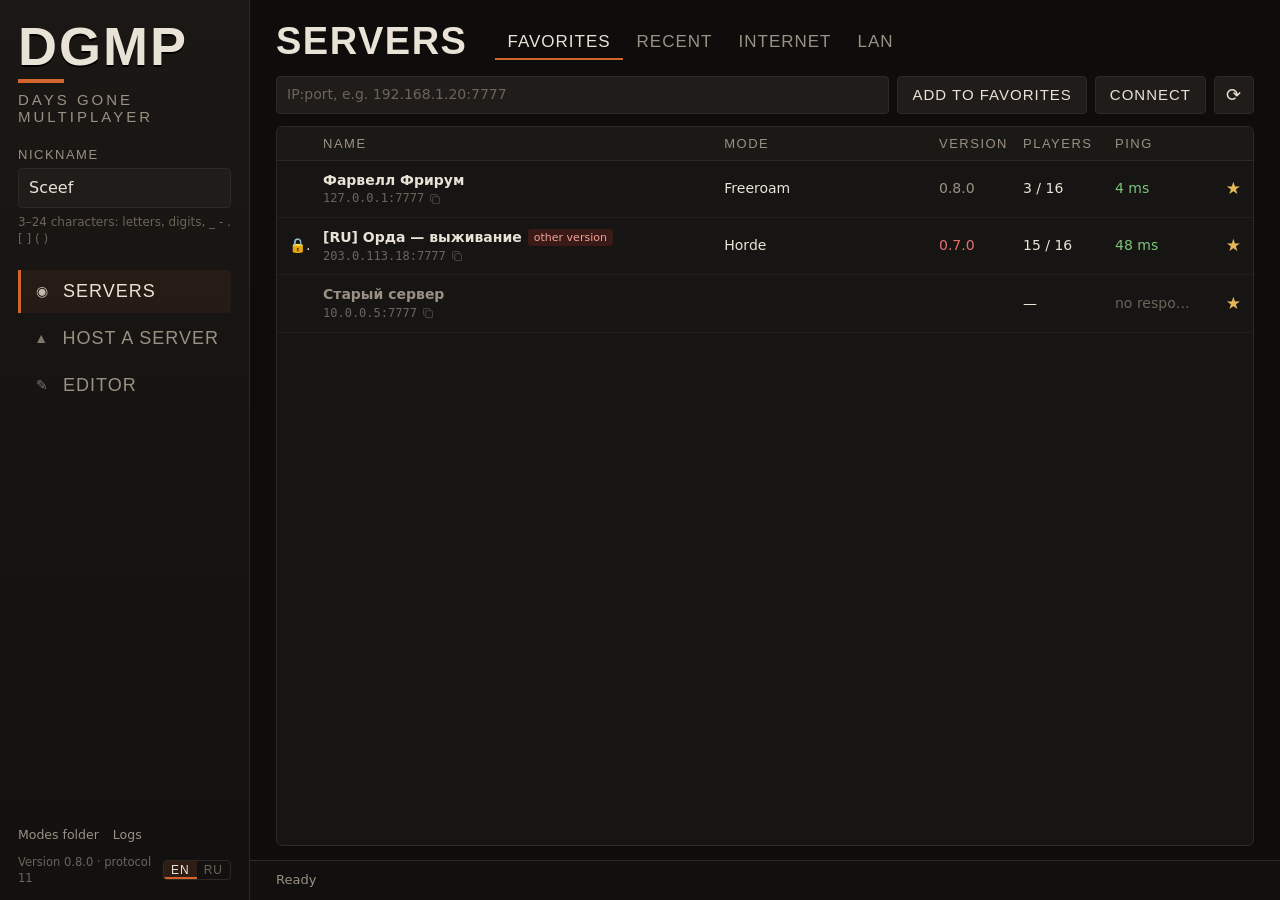
<file: launcher/ui/index.html>
<!doctype html>
<html lang="ru">
<head>
<meta charset="utf-8">
<meta name="viewport" content="width=device-width, initial-scale=1">
<title>DGMP</title>
<link rel="stylesheet" href="app.css?v=0.6.3">
</head>
<body>
<div class="app">
  <aside class="side">
    <div class="brand">
      <div class="logo">DGMP</div>
      <div class="tagline">Days Gone Multiplayer</div>
    </div>

    <section class="nick-card">
      <label for="nick" data-i18n="nick.label">Ник</label>
      <div class="nick-row">
        <input id="nick" maxlength="24" spellcheck="false" autocomplete="off" placeholder="Введите ник" data-i18n-placeholder="nick.placeholder">
        <span id="nick-state" class="nick-state" aria-live="polite"></span>
      </div>
      <div class="hint" id="nick-help" data-i18n="nick.help">3–24 символа: буквы, цифры, _ - . [ ] ( )</div>
    </section>

    <nav class="nav" role="tablist">
      <button class="nav-item active" data-page="servers" role="tab"><span class="ico">◉</span><span data-i18n="nav.servers">Серверы</span></button>
      <button class="nav-item" data-page="host" role="tab"><span class="ico">▲</span><span data-i18n="nav.host">Создать сервер</span><span class="dot" id="server-dot" hidden></span></button>
      <button class="nav-item" data-page="editor" role="tab"><span class="ico">✎</span><span data-i18n="nav.editor">Редактор</span></button>
    </nav>

    <div class="side-foot">
      <a class="update" id="update" hidden target="_blank" rel="noopener"></a>
      <button class="link" data-open="modes" data-i18n="foot.modes">Папка режимов</button>
      <button class="link" data-open="logs" data-i18n="foot.logs">Логи</button>
      <div class="foot-row">
        <div class="version" id="version"></div>
        <div class="lang" role="group" data-i18n-title="lang.title" title="Язык">
          <button data-lang="en">EN</button><button data-lang="ru">RU</button>
        </div>
      </div>
    </div>
  </aside>

  <main class="main">
    <!-- SERVERS -->
    <section class="page active" id="page-servers">
      <header class="page-head">
        <h1 data-i18n="nav.servers">Серверы</h1>
        <div class="tabs" role="tablist">
          <button class="tab active" data-list="favorites" data-i18n="list.favorites">Избранное</button>
          <button class="tab" data-list="recent" data-i18n="list.recent">Недавние</button>
          <button class="tab" data-list="internet" data-i18n="list.internet">Интернет</button>
          <button class="tab" data-list="lan" data-i18n="list.lan">Локальная сеть</button>
        </div>
      </header>

      <div class="toolbar">
        <input id="address" class="grow" placeholder="IP:порт, например 192.168.1.20:7777" data-i18n-placeholder="address.placeholder" spellcheck="false" autocomplete="off">
        <button class="btn" id="add-fav" data-i18n="fav.add">В избранное</button>
        <button class="btn" id="direct" data-i18n="connect">Подключиться</button>
        <button class="btn icon" id="refresh" title="Обновить (F5)" data-i18n-title="refresh">⟳</button>
      </div>

      <div class="table-wrap">
        <table class="servers">
          <thead><tr><th class="c-lock"></th><th data-i18n="th.name">Название</th><th class="c-mode" data-i18n="mode">Режим</th><th class="c-ver" data-i18n="th.version">Версия</th><th class="c-players" data-i18n="th.players">Игроки</th><th class="c-ping" data-i18n="th.ping">Пинг</th><th class="c-act"></th></tr></thead>
          <tbody id="server-rows"></tbody>
        </table>
        <div class="empty" id="empty"></div>
      </div>

      <footer class="detail" id="detail" hidden>
        <div class="detail-info">
          <div class="detail-name" id="d-name"></div>
          <div class="detail-meta" id="d-meta"></div>
        </div>
        <button class="btn ghost" id="d-fav"></button>
        <button class="btn primary big" id="d-play" data-i18n="play">Играть</button>
      </footer>
    </section>

    <!-- HOST -->
    <section class="page" id="page-host">
      <header class="page-head"><h1 data-i18n="nav.host">Создать сервер</h1></header>
      <div class="host-grid">
        <form class="card form" id="host-form" autocomplete="off">
          <div class="field">
            <label for="h-name" data-i18n="host.name">Название сервера</label>
            <input id="h-name" maxlength="64" required>
          </div>
          <div class="field">
            <label for="h-mode" data-i18n="mode">Режим</label>
            <select id="h-mode"></select>
            <div class="mode-desc" id="h-mode-desc"></div>
          </div>
          <div class="row">
            <div class="field">
              <label for="h-port" data-i18n="host.port">Порт (UDP)</label>
              <input id="h-port" type="number" min="1024" max="65535" value="7777">
            </div>
            <div class="field">
              <label for="h-max" data-i18n="host.slots">Слоты</label>
              <input id="h-max" type="number" min="1" max="64" value="16">
            </div>
          </div>
          <div class="field">
            <label for="h-pass"><span data-i18n="password">Пароль</span> <span class="muted" data-i18n="optional">(необязательно)</span></label>
            <input id="h-pass" type="password" maxlength="64">
          </div>
          <div class="actions">
            <button type="submit" class="btn primary big" id="h-play" data-i18n="host.play">Запустить и играть</button>
            <button type="button" class="btn" id="h-only" data-i18n="host.only">Только сервер</button>
          </div>
        </form>

        <div class="card console-card" id="console-card">
          <div class="console-head">
            <div>
              <div class="console-title" data-i18n="console.title">Консоль сервера</div>
              <div class="console-sub" id="srv-state" data-i18n="srv.stopped">Сервер не запущен</div>
            </div>
            <button class="btn danger" id="srv-stop" hidden data-i18n="srv.stop">Остановить</button>
          </div>
          <div class="addresses" id="srv-addr" hidden></div>
          <pre class="console" id="console" aria-live="polite"></pre>
          <form class="console-input" id="console-form">
            <input id="console-line" placeholder="Команда: help, status, say, kick, bot, reload…" data-i18n-placeholder="console.placeholder" spellcheck="false" autocomplete="off" disabled>
          </form>
        </div>
      </div>
    </section>

    <!-- EDITOR -->
    <section class="page" id="page-editor">
      <header class="page-head"><h1 data-i18n="nav.editor">Редактор</h1></header>
      <div class="card editor-card">
        <p data-i18n="editor.desc">Одиночный режим для создания карт, режимов и квестов: полёт (F2), дев-меню (F3), сохранение точки старта (F5). Квесты и работы создаются в окнах редактора внутри игры. Сюжет, сохранения и фоторежим отключены.</p>
        <label class="check"><input type="checkbox" id="e-refresh"> <span data-i18n="editor.refresh">Восстановить исходный шаблон мира перед запуском</span></label>
        <div class="actions"><button class="btn primary big" id="e-run" data-i18n="editor.run">Открыть редактор</button></div>
      </div>
    </section>

    <div class="statusbar" id="statusbar">
      <span class="spinner" id="spinner" hidden></span>
      <span id="status-text" data-i18n="status.ready">Готово</span>
      <span class="game-pill" id="game-pill" hidden data-i18n="game.running">Игра запущена</span>
    </div>
  </main>
</div>

<div class="modal" id="pass-modal" hidden>
  <form class="modal-box" id="pass-form">
    <h2 data-i18n="pass.title">Сервер защищён паролем</h2>
    <div class="muted" id="pass-server"></div>
    <input id="pass-input" type="password" placeholder="Пароль" data-i18n-placeholder="password" autocomplete="off">
    <div class="actions">
      <button type="button" class="btn" id="pass-cancel" data-i18n="cancel">Отмена</button>
      <button type="submit" class="btn primary" data-i18n="connect">Подключиться</button>
    </div>
  </form>
</div>

<script src="app.js?v=0.6.3"></script>
</body>
</html>
</file>
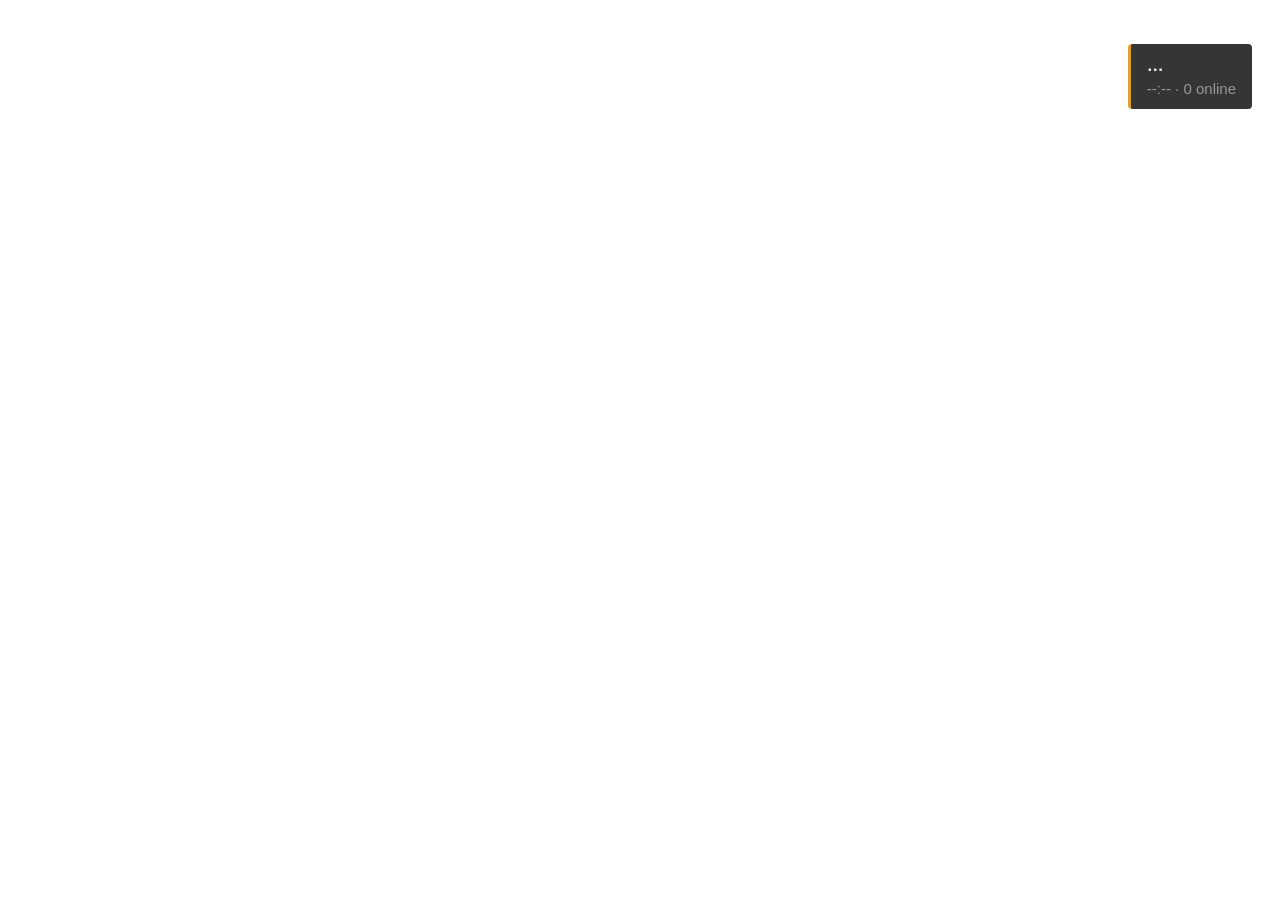
<file: modes/htmlui/ui/index.html>
<!doctype html>
<html lang="en">
<head>
<meta charset="utf-8">
<title>DGMP HTML UI demo</title>
<link rel="stylesheet" href="style.css">
</head>
<body>
  <!-- Always on screen: the page's background stays transparent, the game shows through. -->
  <div id="status" class="panel">
    <div class="name" id="who">…</div>
    <div class="row"><span id="clock">--:--</span> · <span id="online">0</span> online</div>
  </div>

  <div id="toast" class="toast hidden"></div>

  <div id="phone" class="phone hidden">
    <header><span>DGMP Phone</span><button id="close" title="Esc">✕</button></header>
    <section>
      <h2>Server</h2>
      <button id="ping">Ping Lua</button>
      <p id="pong" class="muted">No answer yet.</p>
    </section>
    <section>
      <h2>Say in chat</h2>
      <form id="say"><input id="sayText" maxlength="120" placeholder="Type, then Enter"><button>Send</button></form>
    </section>
    <section>
      <h2>Players</h2>
      <ul id="players"></ul>
    </section>
  </div>
<script src="app.js"></script>
</body>
</html>
</file>
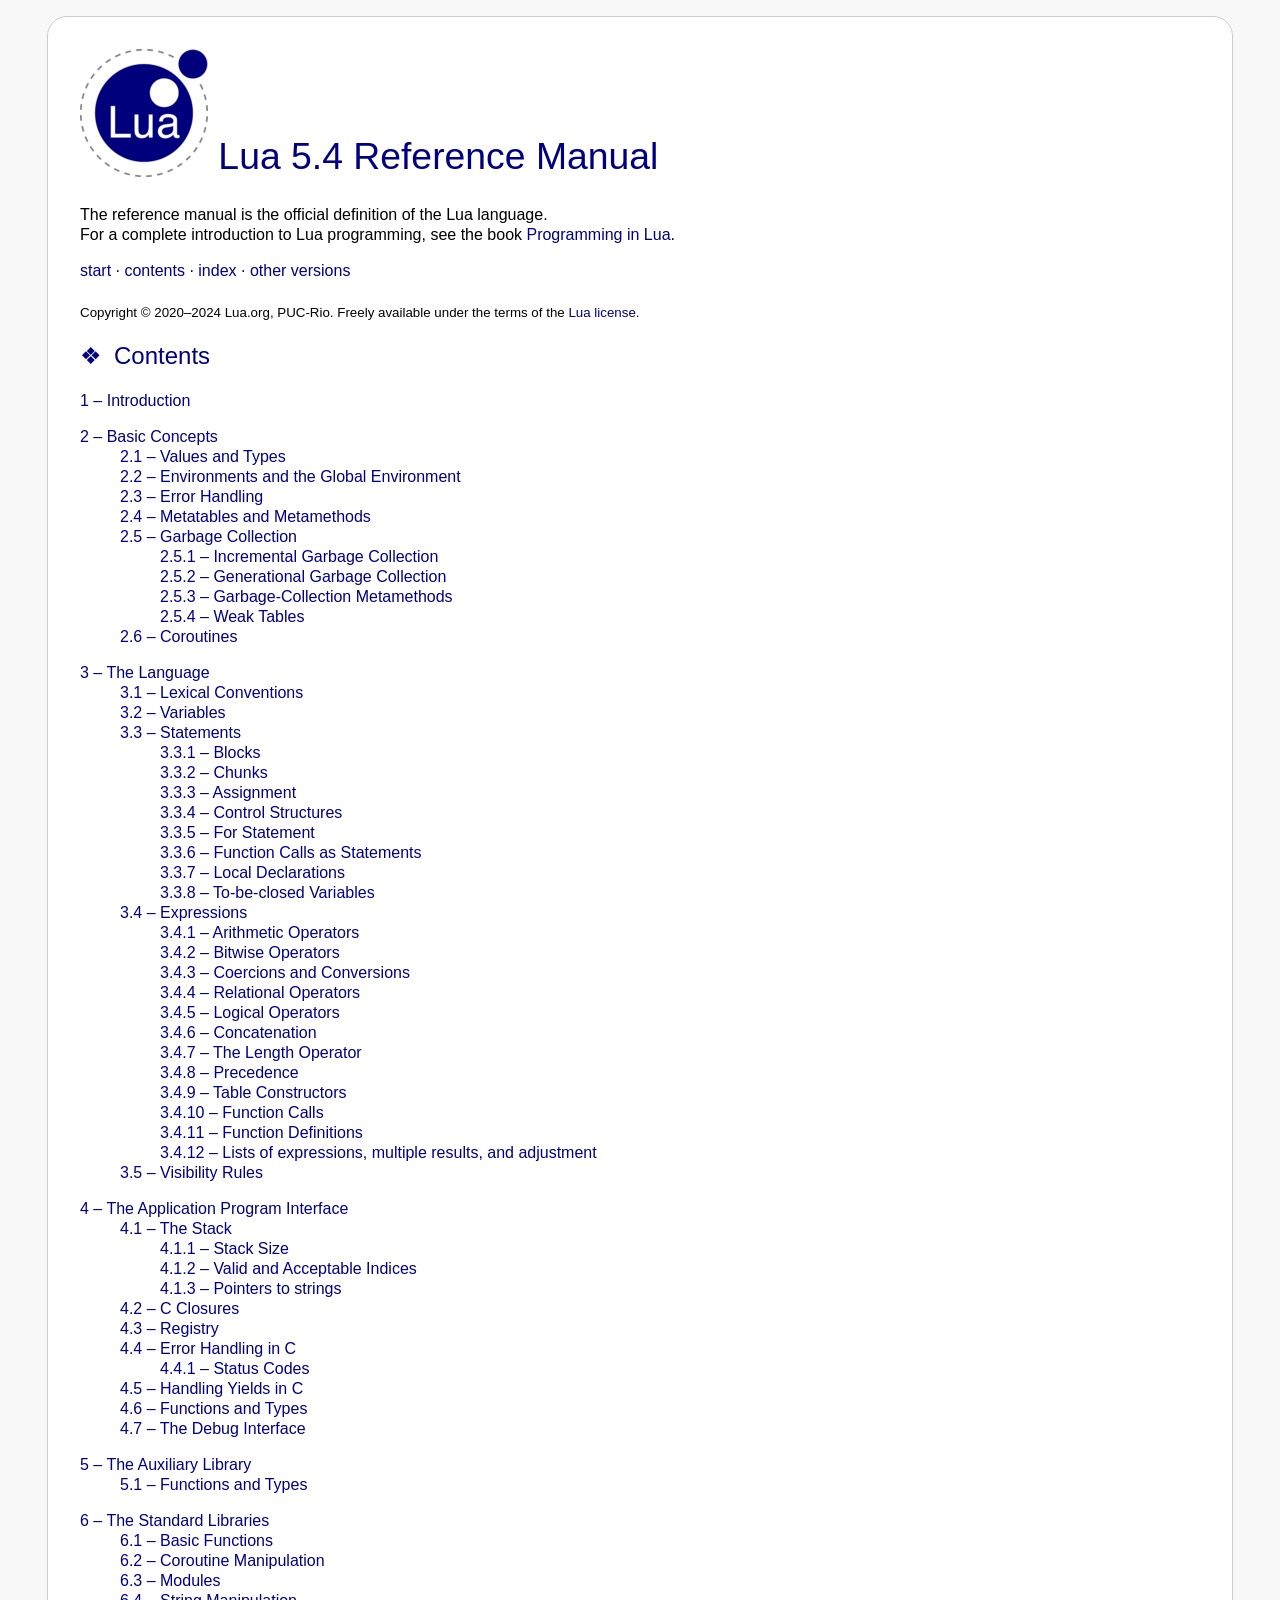
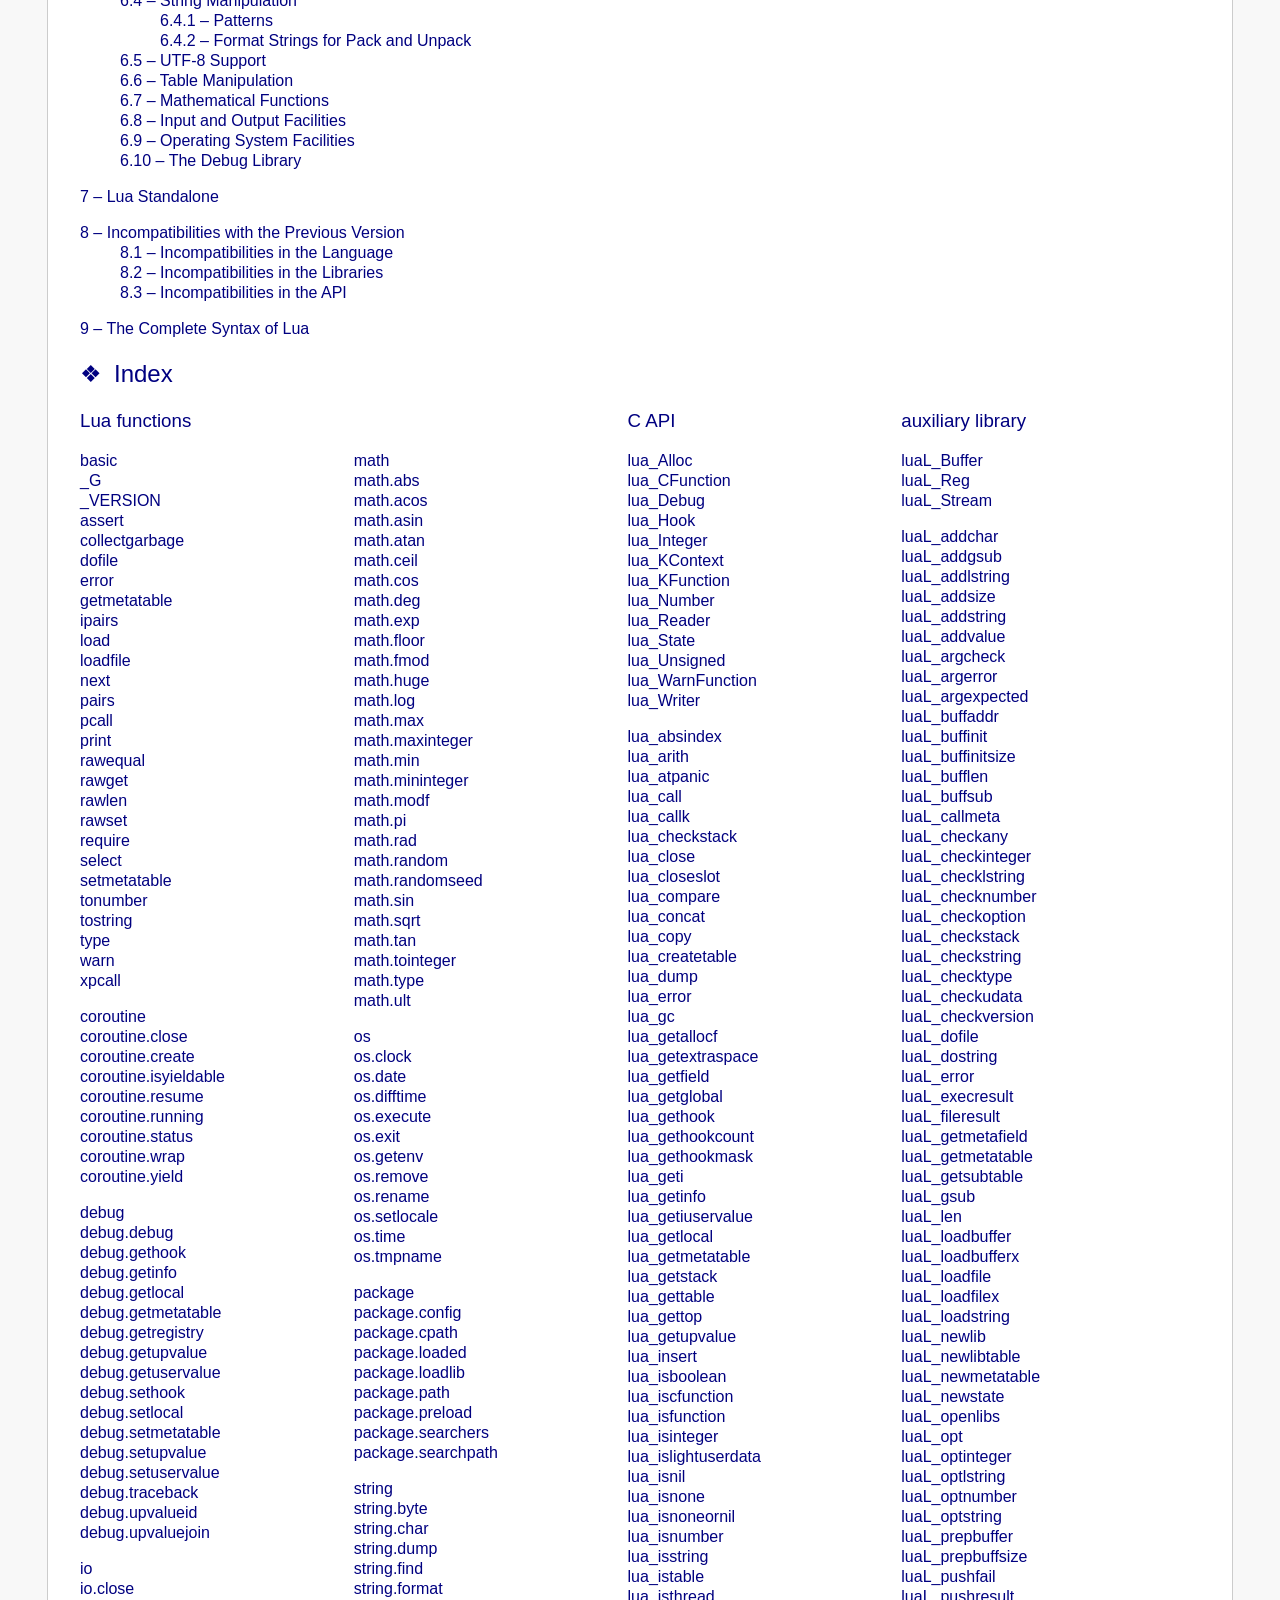
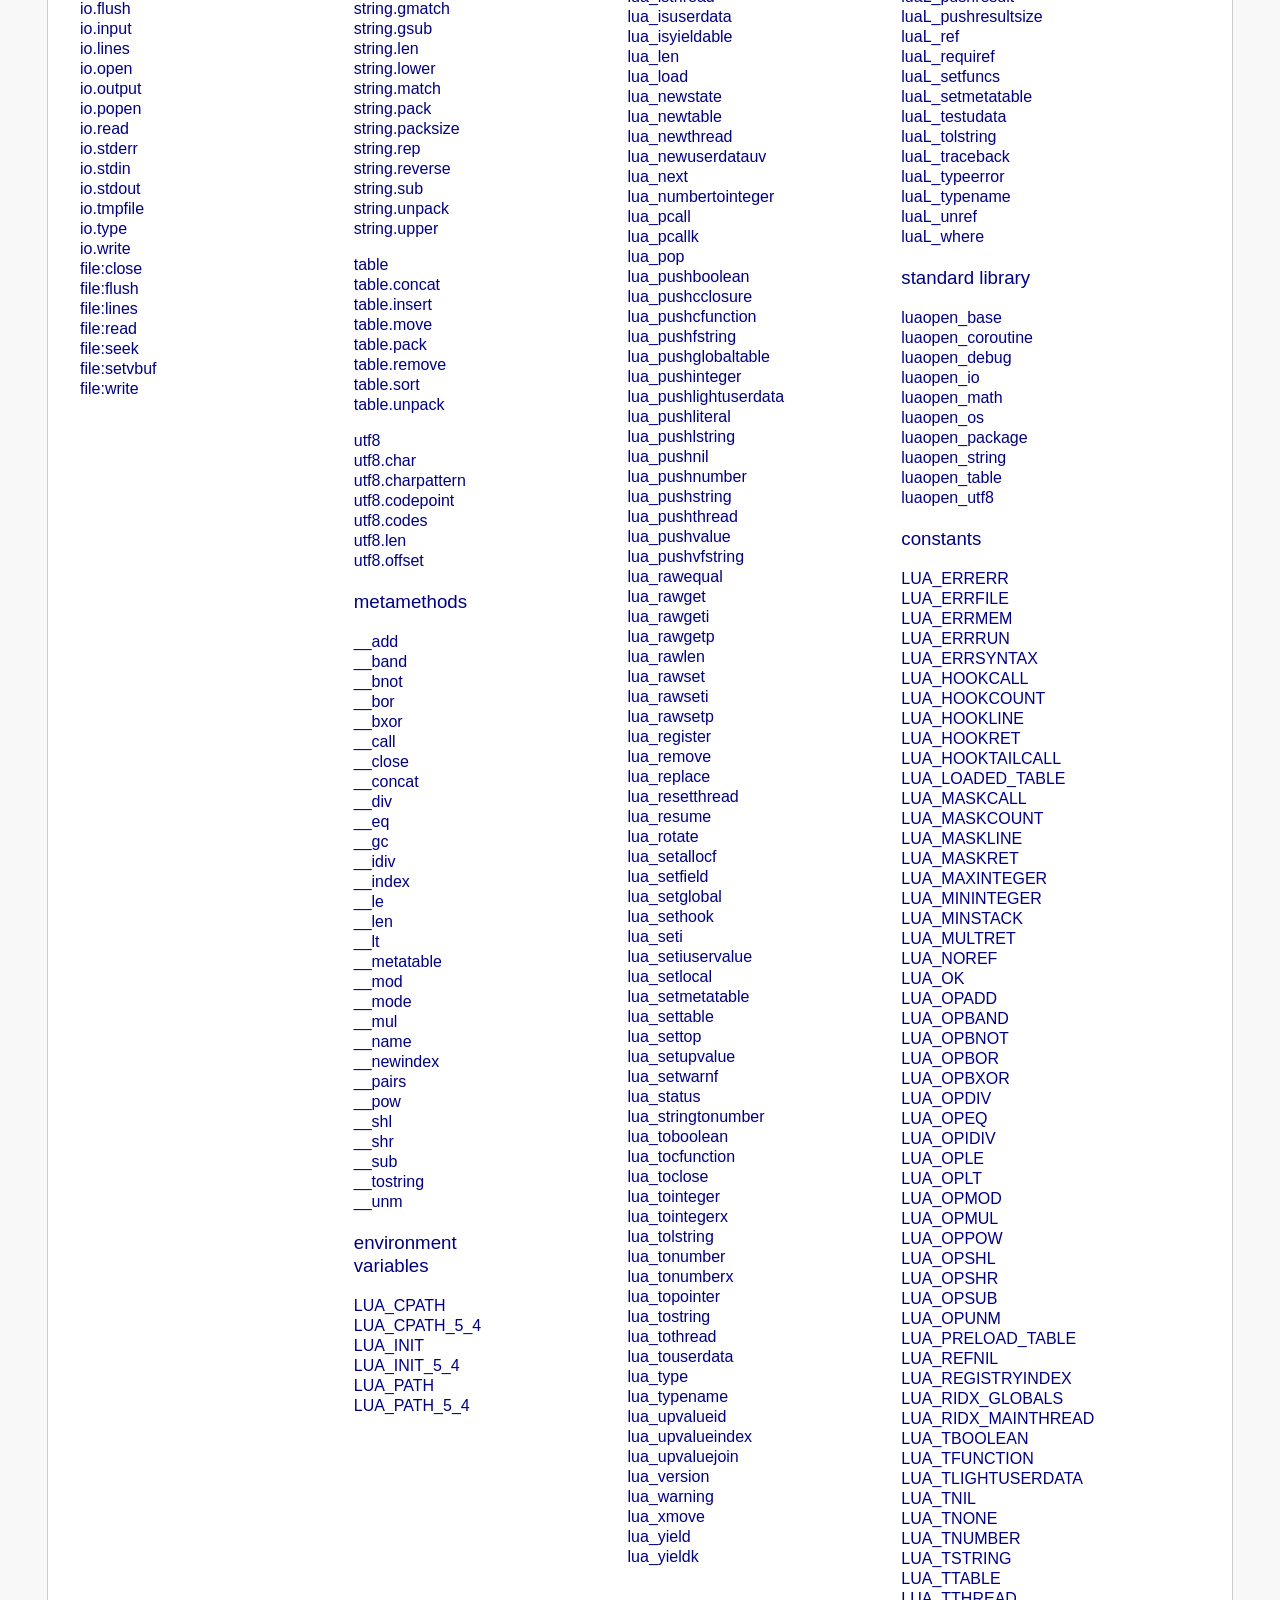
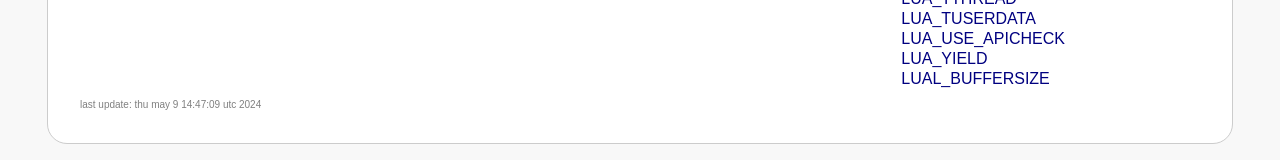
<file: third_party/lua/doc/contents.html>
<!DOCTYPE HTML PUBLIC "-//W3C//DTD HTML 4.01 Transitional//EN">
<HTML>
<HEAD>
<TITLE>Lua 5.4 Reference Manual - contents</TITLE>
<LINK REL="stylesheet" TYPE="text/css" HREF="lua.css">
<LINK REL="stylesheet" TYPE="text/css" HREF="index.css">
<META HTTP-EQUIV="content-type" CONTENT="text/html; charset=iso-8859-1">
</HEAD>

<BODY>

<H1>
<A HREF="https://www.lua.org/"><IMG SRC="logo.gif" ALT="Lua"></A>
Lua 5.4 Reference Manual
</H1>

<P>
The reference manual is the official definition of the Lua language.
<BR>
For a complete introduction to Lua programming, see the book
<A HREF="https://www.lua.org/pil/">Programming in Lua</A>.

<DIV CLASS="menubar">
<A HREF="manual.html">start</A>
&middot;
<A HREF="#contents">contents</A>
&middot;
<A HREF="#index">index</A>
&middot;
<A HREF="https://www.lua.org/manual/">other versions</A>
</DIV>

<P>
<SMALL>
Copyright &copy; 2020&ndash;2024 Lua.org, PUC-Rio.
Freely available under the terms of the
<A HREF="https://www.lua.org/license.html">Lua license</A>.
</SMALL>

<H2><A NAME="contents">Contents</A></H2>
<UL CLASS="contents menubar">
<LI><A HREF="manual.html">1 &ndash; Introduction</A>
<P>
<LI><A HREF="manual.html#2">2 &ndash; Basic Concepts</A>
<UL>
<LI><A HREF="manual.html#2.1">2.1 &ndash; Values and Types</A>
<LI><A HREF="manual.html#2.2">2.2 &ndash; Environments and the Global Environment</A>
<LI><A HREF="manual.html#2.3">2.3 &ndash; Error Handling</A>
<LI><A HREF="manual.html#2.4">2.4 &ndash; Metatables and Metamethods</A>
<LI><A HREF="manual.html#2.5">2.5 &ndash; Garbage Collection</A>
<UL>
<LI><A HREF="manual.html#2.5.1">2.5.1 &ndash; Incremental Garbage Collection</A>
<LI><A HREF="manual.html#2.5.2">2.5.2 &ndash; Generational Garbage Collection</A>
<LI><A HREF="manual.html#2.5.3">2.5.3 &ndash; Garbage-Collection Metamethods</A>
<LI><A HREF="manual.html#2.5.4">2.5.4 &ndash; Weak Tables</A>
</UL>
<LI><A HREF="manual.html#2.6">2.6 &ndash; Coroutines</A>
</UL>
<P>
<LI><A HREF="manual.html#3">3 &ndash; The Language</A>
<UL>
<LI><A HREF="manual.html#3.1">3.1 &ndash; Lexical Conventions</A>
<LI><A HREF="manual.html#3.2">3.2 &ndash; Variables</A>
<LI><A HREF="manual.html#3.3">3.3 &ndash; Statements</A>
<UL>
<LI><A HREF="manual.html#3.3.1">3.3.1 &ndash; Blocks</A>
<LI><A HREF="manual.html#3.3.2">3.3.2 &ndash; Chunks</A>
<LI><A HREF="manual.html#3.3.3">3.3.3 &ndash; Assignment</A>
<LI><A HREF="manual.html#3.3.4">3.3.4 &ndash; Control Structures</A>
<LI><A HREF="manual.html#3.3.5">3.3.5 &ndash; For Statement</A>
<LI><A HREF="manual.html#3.3.6">3.3.6 &ndash; Function Calls as Statements</A>
<LI><A HREF="manual.html#3.3.7">3.3.7 &ndash; Local Declarations</A>
<LI><A HREF="manual.html#3.3.8">3.3.8 &ndash; To-be-closed Variables</A>
</UL>
<LI><A HREF="manual.html#3.4">3.4 &ndash; Expressions</A>
<UL>
<LI><A HREF="manual.html#3.4.1">3.4.1 &ndash; Arithmetic Operators</A>
<LI><A HREF="manual.html#3.4.2">3.4.2 &ndash; Bitwise Operators</A>
<LI><A HREF="manual.html#3.4.3">3.4.3 &ndash; Coercions and Conversions</A>
<LI><A HREF="manual.html#3.4.4">3.4.4 &ndash; Relational Operators</A>
<LI><A HREF="manual.html#3.4.5">3.4.5 &ndash; Logical Operators</A>
<LI><A HREF="manual.html#3.4.6">3.4.6 &ndash; Concatenation</A>
<LI><A HREF="manual.html#3.4.7">3.4.7 &ndash; The Length Operator</A>
<LI><A HREF="manual.html#3.4.8">3.4.8 &ndash; Precedence</A>
<LI><A HREF="manual.html#3.4.9">3.4.9 &ndash; Table Constructors</A>
<LI><A HREF="manual.html#3.4.10">3.4.10 &ndash; Function Calls</A>
<LI><A HREF="manual.html#3.4.11">3.4.11 &ndash; Function Definitions</A>
<LI><A HREF="manual.html#3.4.12">3.4.12 &ndash; Lists of expressions, multiple results, and adjustment<A>

</UL>
<LI><A HREF="manual.html#3.5">3.5 &ndash; Visibility Rules</A>
</UL>
<P>
<LI><A HREF="manual.html#4">4 &ndash; The Application Program Interface</A>
<UL>
<LI><A HREF="manual.html#4.1">4.1 &ndash; The Stack</A>
<UL>
<LI><A HREF="manual.html#4.1.1">4.1.1 &ndash; Stack Size</A>
<LI><A HREF="manual.html#4.1.2">4.1.2 &ndash; Valid and Acceptable Indices</A>
<LI><A HREF="manual.html#4.1.3">4.1.3 &ndash; Pointers to strings</A>
</UL>
<LI><A HREF="manual.html#4.2">4.2 &ndash; C Closures</A>
<LI><A HREF="manual.html#4.3">4.3 &ndash; Registry</A>
<LI><A HREF="manual.html#4.4">4.4 &ndash; Error Handling in C</A>
<UL>
<LI><A HREF="manual.html#4.4.1">4.4.1 &ndash; Status Codes</A>
</UL>
<LI><A HREF="manual.html#4.5">4.5 &ndash; Handling Yields in C</A>
<LI><A HREF="manual.html#4.6">4.6 &ndash; Functions and Types</A>
<LI><A HREF="manual.html#4.7">4.7 &ndash; The Debug Interface</A>
</UL>
<P>
<LI><A HREF="manual.html#5">5 &ndash; The Auxiliary Library</A>
<UL>
<LI><A HREF="manual.html#5.1">5.1 &ndash; Functions and Types</A>
</UL>
<P>
<LI><A HREF="manual.html#6">6 &ndash; The Standard Libraries</A>
<UL>
<LI><A HREF="manual.html#6.1">6.1 &ndash; Basic Functions</A>
<LI><A HREF="manual.html#6.2">6.2 &ndash; Coroutine Manipulation</A>
<LI><A HREF="manual.html#6.3">6.3 &ndash; Modules</A>
<LI><A HREF="manual.html#6.4">6.4 &ndash; String Manipulation</A>
<UL>
<LI><A HREF="manual.html#6.4.1">6.4.1 &ndash; Patterns</A>
<LI><A HREF="manual.html#6.4.2">6.4.2 &ndash; Format Strings for Pack and Unpack</A>
</UL>
<LI><A HREF="manual.html#6.5">6.5 &ndash; UTF-8 Support</A>
<LI><A HREF="manual.html#6.6">6.6 &ndash; Table Manipulation</A>
<LI><A HREF="manual.html#6.7">6.7 &ndash; Mathematical Functions</A>
<LI><A HREF="manual.html#6.8">6.8 &ndash; Input and Output Facilities</A>
<LI><A HREF="manual.html#6.9">6.9 &ndash; Operating System Facilities</A>
<LI><A HREF="manual.html#6.10">6.10 &ndash; The Debug Library</A>
</UL>
<P>
<LI><A HREF="manual.html#7">7 &ndash; Lua Standalone</A>
<P>
<LI><A HREF="manual.html#8">8 &ndash; Incompatibilities with the Previous Version</A>
<UL>
<LI><A HREF="manual.html#8.1">8.1 &ndash; Incompatibilities in the Language</A>
<LI><A HREF="manual.html#8.2">8.2 &ndash; Incompatibilities in the Libraries</A>
<LI><A HREF="manual.html#8.3">8.3 &ndash; Incompatibilities in the API</A>
</UL>
<P>
<LI><A HREF="manual.html#9">9 &ndash; The Complete Syntax of Lua</A>
</UL>

<H2><A NAME="index">Index</A></H2>
<TABLE CLASS="menubar" WIDTH="100%">
<TR>
<TD>
<H3><A NAME="functions">Lua functions</A></H3>
<P>
<A HREF="manual.html#6.1">basic</A><BR>
<A HREF="manual.html#pdf-_G">_G</A><BR>
<A HREF="manual.html#pdf-_VERSION">_VERSION</A><BR>
<A HREF="manual.html#pdf-assert">assert</A><BR>
<A HREF="manual.html#pdf-collectgarbage">collectgarbage</A><BR>
<A HREF="manual.html#pdf-dofile">dofile</A><BR>
<A HREF="manual.html#pdf-error">error</A><BR>
<A HREF="manual.html#pdf-getmetatable">getmetatable</A><BR>
<A HREF="manual.html#pdf-ipairs">ipairs</A><BR>
<A HREF="manual.html#pdf-load">load</A><BR>
<A HREF="manual.html#pdf-loadfile">loadfile</A><BR>
<A HREF="manual.html#pdf-next">next</A><BR>
<A HREF="manual.html#pdf-pairs">pairs</A><BR>
<A HREF="manual.html#pdf-pcall">pcall</A><BR>
<A HREF="manual.html#pdf-print">print</A><BR>
<A HREF="manual.html#pdf-rawequal">rawequal</A><BR>
<A HREF="manual.html#pdf-rawget">rawget</A><BR>
<A HREF="manual.html#pdf-rawlen">rawlen</A><BR>
<A HREF="manual.html#pdf-rawset">rawset</A><BR>
<A HREF="manual.html#pdf-require">require</A><BR>
<A HREF="manual.html#pdf-select">select</A><BR>
<A HREF="manual.html#pdf-setmetatable">setmetatable</A><BR>
<A HREF="manual.html#pdf-tonumber">tonumber</A><BR>
<A HREF="manual.html#pdf-tostring">tostring</A><BR>
<A HREF="manual.html#pdf-type">type</A><BR>
<A HREF="manual.html#pdf-warn">warn</A><BR>
<A HREF="manual.html#pdf-xpcall">xpcall</A><BR>

<P>
<A HREF="manual.html#6.2">coroutine</A><BR>
<A HREF="manual.html#pdf-coroutine.close">coroutine.close</A><BR>
<A HREF="manual.html#pdf-coroutine.create">coroutine.create</A><BR>
<A HREF="manual.html#pdf-coroutine.isyieldable">coroutine.isyieldable</A><BR>
<A HREF="manual.html#pdf-coroutine.resume">coroutine.resume</A><BR>
<A HREF="manual.html#pdf-coroutine.running">coroutine.running</A><BR>
<A HREF="manual.html#pdf-coroutine.status">coroutine.status</A><BR>
<A HREF="manual.html#pdf-coroutine.wrap">coroutine.wrap</A><BR>
<A HREF="manual.html#pdf-coroutine.yield">coroutine.yield</A><BR>

<P>
<A HREF="manual.html#6.10">debug</A><BR>
<A HREF="manual.html#pdf-debug.debug">debug.debug</A><BR>
<A HREF="manual.html#pdf-debug.gethook">debug.gethook</A><BR>
<A HREF="manual.html#pdf-debug.getinfo">debug.getinfo</A><BR>
<A HREF="manual.html#pdf-debug.getlocal">debug.getlocal</A><BR>
<A HREF="manual.html#pdf-debug.getmetatable">debug.getmetatable</A><BR>
<A HREF="manual.html#pdf-debug.getregistry">debug.getregistry</A><BR>
<A HREF="manual.html#pdf-debug.getupvalue">debug.getupvalue</A><BR>
<A HREF="manual.html#pdf-debug.getuservalue">debug.getuservalue</A><BR>
<A HREF="manual.html#pdf-debug.sethook">debug.sethook</A><BR>
<A HREF="manual.html#pdf-debug.setlocal">debug.setlocal</A><BR>
<A HREF="manual.html#pdf-debug.setmetatable">debug.setmetatable</A><BR>
<A HREF="manual.html#pdf-debug.setupvalue">debug.setupvalue</A><BR>
<A HREF="manual.html#pdf-debug.setuservalue">debug.setuservalue</A><BR>
<A HREF="manual.html#pdf-debug.traceback">debug.traceback</A><BR>
<A HREF="manual.html#pdf-debug.upvalueid">debug.upvalueid</A><BR>
<A HREF="manual.html#pdf-debug.upvaluejoin">debug.upvaluejoin</A><BR>

<P>
<A HREF="manual.html#6.8">io</A><BR>
<A HREF="manual.html#pdf-io.close">io.close</A><BR>
<A HREF="manual.html#pdf-io.flush">io.flush</A><BR>
<A HREF="manual.html#pdf-io.input">io.input</A><BR>
<A HREF="manual.html#pdf-io.lines">io.lines</A><BR>
<A HREF="manual.html#pdf-io.open">io.open</A><BR>
<A HREF="manual.html#pdf-io.output">io.output</A><BR>
<A HREF="manual.html#pdf-io.popen">io.popen</A><BR>
<A HREF="manual.html#pdf-io.read">io.read</A><BR>
<A HREF="manual.html#pdf-io.stderr">io.stderr</A><BR>
<A HREF="manual.html#pdf-io.stdin">io.stdin</A><BR>
<A HREF="manual.html#pdf-io.stdout">io.stdout</A><BR>
<A HREF="manual.html#pdf-io.tmpfile">io.tmpfile</A><BR>
<A HREF="manual.html#pdf-io.type">io.type</A><BR>
<A HREF="manual.html#pdf-io.write">io.write</A><BR>

<A HREF="manual.html#pdf-file:close">file:close</A><BR>
<A HREF="manual.html#pdf-file:flush">file:flush</A><BR>
<A HREF="manual.html#pdf-file:lines">file:lines</A><BR>
<A HREF="manual.html#pdf-file:read">file:read</A><BR>
<A HREF="manual.html#pdf-file:seek">file:seek</A><BR>
<A HREF="manual.html#pdf-file:setvbuf">file:setvbuf</A><BR>
<A HREF="manual.html#pdf-file:write">file:write</A><BR>

</TD>
<TD>
<H3>&nbsp;</H3>
<P>
<A HREF="manual.html#6.7">math</A><BR>
<A HREF="manual.html#pdf-math.abs">math.abs</A><BR>
<A HREF="manual.html#pdf-math.acos">math.acos</A><BR>
<A HREF="manual.html#pdf-math.asin">math.asin</A><BR>
<A HREF="manual.html#pdf-math.atan">math.atan</A><BR>
<A HREF="manual.html#pdf-math.ceil">math.ceil</A><BR>
<A HREF="manual.html#pdf-math.cos">math.cos</A><BR>
<A HREF="manual.html#pdf-math.deg">math.deg</A><BR>
<A HREF="manual.html#pdf-math.exp">math.exp</A><BR>
<A HREF="manual.html#pdf-math.floor">math.floor</A><BR>
<A HREF="manual.html#pdf-math.fmod">math.fmod</A><BR>
<A HREF="manual.html#pdf-math.huge">math.huge</A><BR>
<A HREF="manual.html#pdf-math.log">math.log</A><BR>
<A HREF="manual.html#pdf-math.max">math.max</A><BR>
<A HREF="manual.html#pdf-math.maxinteger">math.maxinteger</A><BR>
<A HREF="manual.html#pdf-math.min">math.min</A><BR>
<A HREF="manual.html#pdf-math.mininteger">math.mininteger</A><BR>
<A HREF="manual.html#pdf-math.modf">math.modf</A><BR>
<A HREF="manual.html#pdf-math.pi">math.pi</A><BR>
<A HREF="manual.html#pdf-math.rad">math.rad</A><BR>
<A HREF="manual.html#pdf-math.random">math.random</A><BR>
<A HREF="manual.html#pdf-math.randomseed">math.randomseed</A><BR>
<A HREF="manual.html#pdf-math.sin">math.sin</A><BR>
<A HREF="manual.html#pdf-math.sqrt">math.sqrt</A><BR>
<A HREF="manual.html#pdf-math.tan">math.tan</A><BR>
<A HREF="manual.html#pdf-math.tointeger">math.tointeger</A><BR>
<A HREF="manual.html#pdf-math.type">math.type</A><BR>
<A HREF="manual.html#pdf-math.ult">math.ult</A><BR>

<P>
<A HREF="manual.html#6.9">os</A><BR>
<A HREF="manual.html#pdf-os.clock">os.clock</A><BR>
<A HREF="manual.html#pdf-os.date">os.date</A><BR>
<A HREF="manual.html#pdf-os.difftime">os.difftime</A><BR>
<A HREF="manual.html#pdf-os.execute">os.execute</A><BR>
<A HREF="manual.html#pdf-os.exit">os.exit</A><BR>
<A HREF="manual.html#pdf-os.getenv">os.getenv</A><BR>
<A HREF="manual.html#pdf-os.remove">os.remove</A><BR>
<A HREF="manual.html#pdf-os.rename">os.rename</A><BR>
<A HREF="manual.html#pdf-os.setlocale">os.setlocale</A><BR>
<A HREF="manual.html#pdf-os.time">os.time</A><BR>
<A HREF="manual.html#pdf-os.tmpname">os.tmpname</A><BR>

<P>
<A HREF="manual.html#6.3">package</A><BR>
<A HREF="manual.html#pdf-package.config">package.config</A><BR>
<A HREF="manual.html#pdf-package.cpath">package.cpath</A><BR>
<A HREF="manual.html#pdf-package.loaded">package.loaded</A><BR>
<A HREF="manual.html#pdf-package.loadlib">package.loadlib</A><BR>
<A HREF="manual.html#pdf-package.path">package.path</A><BR>
<A HREF="manual.html#pdf-package.preload">package.preload</A><BR>
<A HREF="manual.html#pdf-package.searchers">package.searchers</A><BR>
<A HREF="manual.html#pdf-package.searchpath">package.searchpath</A><BR>

<P>
<A HREF="manual.html#6.4">string</A><BR>
<A HREF="manual.html#pdf-string.byte">string.byte</A><BR>
<A HREF="manual.html#pdf-string.char">string.char</A><BR>
<A HREF="manual.html#pdf-string.dump">string.dump</A><BR>
<A HREF="manual.html#pdf-string.find">string.find</A><BR>
<A HREF="manual.html#pdf-string.format">string.format</A><BR>
<A HREF="manual.html#pdf-string.gmatch">string.gmatch</A><BR>
<A HREF="manual.html#pdf-string.gsub">string.gsub</A><BR>
<A HREF="manual.html#pdf-string.len">string.len</A><BR>
<A HREF="manual.html#pdf-string.lower">string.lower</A><BR>
<A HREF="manual.html#pdf-string.match">string.match</A><BR>
<A HREF="manual.html#pdf-string.pack">string.pack</A><BR>
<A HREF="manual.html#pdf-string.packsize">string.packsize</A><BR>
<A HREF="manual.html#pdf-string.rep">string.rep</A><BR>
<A HREF="manual.html#pdf-string.reverse">string.reverse</A><BR>
<A HREF="manual.html#pdf-string.sub">string.sub</A><BR>
<A HREF="manual.html#pdf-string.unpack">string.unpack</A><BR>
<A HREF="manual.html#pdf-string.upper">string.upper</A><BR>

<P>
<A HREF="manual.html#6.6">table</A><BR>
<A HREF="manual.html#pdf-table.concat">table.concat</A><BR>
<A HREF="manual.html#pdf-table.insert">table.insert</A><BR>
<A HREF="manual.html#pdf-table.move">table.move</A><BR>
<A HREF="manual.html#pdf-table.pack">table.pack</A><BR>
<A HREF="manual.html#pdf-table.remove">table.remove</A><BR>
<A HREF="manual.html#pdf-table.sort">table.sort</A><BR>
<A HREF="manual.html#pdf-table.unpack">table.unpack</A><BR>

<P>
<A HREF="manual.html#6.5">utf8</A><BR>
<A HREF="manual.html#pdf-utf8.char">utf8.char</A><BR>
<A HREF="manual.html#pdf-utf8.charpattern">utf8.charpattern</A><BR>
<A HREF="manual.html#pdf-utf8.codepoint">utf8.codepoint</A><BR>
<A HREF="manual.html#pdf-utf8.codes">utf8.codes</A><BR>
<A HREF="manual.html#pdf-utf8.len">utf8.len</A><BR>
<A HREF="manual.html#pdf-utf8.offset">utf8.offset</A><BR>

<H3><A NAME="metamethods">metamethods</A></H3>
<P>
<A HREF="manual.html#2.4">__add</A><BR>
<A HREF="manual.html#2.4">__band</A><BR>
<A HREF="manual.html#2.4">__bnot</A><BR>
<A HREF="manual.html#2.4">__bor</A><BR>
<A HREF="manual.html#2.4">__bxor</A><BR>
<A HREF="manual.html#2.4">__call</A><BR>
<A HREF="manual.html#3.3.8">__close</A><BR>
<A HREF="manual.html#2.4">__concat</A><BR>
<A HREF="manual.html#2.4">__div</A><BR>
<A HREF="manual.html#2.4">__eq</A><BR>
<A HREF="manual.html#2.5.3">__gc</A><BR>
<A HREF="manual.html#2.4">__idiv</A><BR>
<A HREF="manual.html#2.4">__index</A><BR>
<A HREF="manual.html#2.4">__le</A><BR>
<A HREF="manual.html#2.4">__len</A><BR>
<A HREF="manual.html#2.4">__lt</A><BR>
<A HREF="manual.html#pdf-getmetatable">__metatable</A><BR>
<A HREF="manual.html#2.4">__mod</A><BR>
<A HREF="manual.html#2.5.4">__mode</A><BR>
<A HREF="manual.html#2.4">__mul</A><BR>
<A HREF="manual.html#luaL_newmetatable">__name</A><BR>
<A HREF="manual.html#2.4">__newindex</A><BR>
<A HREF="manual.html#pdf-pairs">__pairs</A><BR>
<A HREF="manual.html#2.4">__pow</A><BR>
<A HREF="manual.html#2.4">__shl</A><BR>
<A HREF="manual.html#2.4">__shr</A><BR>
<A HREF="manual.html#2.4">__sub</A><BR>
<A HREF="manual.html#pdf-tostring">__tostring</A><BR>
<A HREF="manual.html#2.4">__unm</A><BR>

<H3><A NAME="env">environment<BR>variables</A></H3>
<P>
<A HREF="manual.html#pdf-LUA_CPATH">LUA_CPATH</A><BR>
<A HREF="manual.html#pdf-LUA_CPATH_5_4">LUA_CPATH_5_4</A><BR>
<A HREF="manual.html#pdf-LUA_INIT">LUA_INIT</A><BR>
<A HREF="manual.html#pdf-LUA_INIT_5_4">LUA_INIT_5_4</A><BR>
<A HREF="manual.html#pdf-LUA_PATH">LUA_PATH</A><BR>
<A HREF="manual.html#pdf-LUA_PATH_5_4">LUA_PATH_5_4</A><BR>

</TD>
<TD>
<H3><A NAME="api">C API</A></H3>
<P>
<A HREF="manual.html#lua_Alloc">lua_Alloc</A><BR>
<A HREF="manual.html#lua_CFunction">lua_CFunction</A><BR>
<A HREF="manual.html#lua_Debug">lua_Debug</A><BR>
<A HREF="manual.html#lua_Hook">lua_Hook</A><BR>
<A HREF="manual.html#lua_Integer">lua_Integer</A><BR>
<A HREF="manual.html#lua_KContext">lua_KContext</A><BR>
<A HREF="manual.html#lua_KFunction">lua_KFunction</A><BR>
<A HREF="manual.html#lua_Number">lua_Number</A><BR>
<A HREF="manual.html#lua_Reader">lua_Reader</A><BR>
<A HREF="manual.html#lua_State">lua_State</A><BR>
<A HREF="manual.html#lua_Unsigned">lua_Unsigned</A><BR>
<A HREF="manual.html#lua_WarnFunction">lua_WarnFunction</A><BR>
<A HREF="manual.html#lua_Writer">lua_Writer</A><BR>

<P>
<A HREF="manual.html#lua_absindex">lua_absindex</A><BR>
<A HREF="manual.html#lua_arith">lua_arith</A><BR>
<A HREF="manual.html#lua_atpanic">lua_atpanic</A><BR>
<A HREF="manual.html#lua_call">lua_call</A><BR>
<A HREF="manual.html#lua_callk">lua_callk</A><BR>
<A HREF="manual.html#lua_checkstack">lua_checkstack</A><BR>
<A HREF="manual.html#lua_close">lua_close</A><BR>
<A HREF="manual.html#lua_closeslot">lua_closeslot</A><BR>
<A HREF="manual.html#lua_compare">lua_compare</A><BR>
<A HREF="manual.html#lua_concat">lua_concat</A><BR>
<A HREF="manual.html#lua_copy">lua_copy</A><BR>
<A HREF="manual.html#lua_createtable">lua_createtable</A><BR>
<A HREF="manual.html#lua_dump">lua_dump</A><BR>
<A HREF="manual.html#lua_error">lua_error</A><BR>
<A HREF="manual.html#lua_gc">lua_gc</A><BR>
<A HREF="manual.html#lua_getallocf">lua_getallocf</A><BR>
<A HREF="manual.html#lua_getextraspace">lua_getextraspace</A><BR>
<A HREF="manual.html#lua_getfield">lua_getfield</A><BR>
<A HREF="manual.html#lua_getglobal">lua_getglobal</A><BR>
<A HREF="manual.html#lua_gethook">lua_gethook</A><BR>
<A HREF="manual.html#lua_gethookcount">lua_gethookcount</A><BR>
<A HREF="manual.html#lua_gethookmask">lua_gethookmask</A><BR>
<A HREF="manual.html#lua_geti">lua_geti</A><BR>
<A HREF="manual.html#lua_getinfo">lua_getinfo</A><BR>
<A HREF="manual.html#lua_getiuservalue">lua_getiuservalue</A><BR>
<A HREF="manual.html#lua_getlocal">lua_getlocal</A><BR>
<A HREF="manual.html#lua_getmetatable">lua_getmetatable</A><BR>
<A HREF="manual.html#lua_getstack">lua_getstack</A><BR>
<A HREF="manual.html#lua_gettable">lua_gettable</A><BR>
<A HREF="manual.html#lua_gettop">lua_gettop</A><BR>
<A HREF="manual.html#lua_getupvalue">lua_getupvalue</A><BR>
<A HREF="manual.html#lua_insert">lua_insert</A><BR>
<A HREF="manual.html#lua_isboolean">lua_isboolean</A><BR>
<A HREF="manual.html#lua_iscfunction">lua_iscfunction</A><BR>
<A HREF="manual.html#lua_isfunction">lua_isfunction</A><BR>
<A HREF="manual.html#lua_isinteger">lua_isinteger</A><BR>
<A HREF="manual.html#lua_islightuserdata">lua_islightuserdata</A><BR>
<A HREF="manual.html#lua_isnil">lua_isnil</A><BR>
<A HREF="manual.html#lua_isnone">lua_isnone</A><BR>
<A HREF="manual.html#lua_isnoneornil">lua_isnoneornil</A><BR>
<A HREF="manual.html#lua_isnumber">lua_isnumber</A><BR>
<A HREF="manual.html#lua_isstring">lua_isstring</A><BR>
<A HREF="manual.html#lua_istable">lua_istable</A><BR>
<A HREF="manual.html#lua_isthread">lua_isthread</A><BR>
<A HREF="manual.html#lua_isuserdata">lua_isuserdata</A><BR>
<A HREF="manual.html#lua_isyieldable">lua_isyieldable</A><BR>
<A HREF="manual.html#lua_len">lua_len</A><BR>
<A HREF="manual.html#lua_load">lua_load</A><BR>
<A HREF="manual.html#lua_newstate">lua_newstate</A><BR>
<A HREF="manual.html#lua_newtable">lua_newtable</A><BR>
<A HREF="manual.html#lua_newthread">lua_newthread</A><BR>
<A HREF="manual.html#lua_newuserdatauv">lua_newuserdatauv</A><BR>
<A HREF="manual.html#lua_next">lua_next</A><BR>
<A HREF="manual.html#lua_numbertointeger">lua_numbertointeger</A><BR>
<A HREF="manual.html#lua_pcall">lua_pcall</A><BR>
<A HREF="manual.html#lua_pcallk">lua_pcallk</A><BR>
<A HREF="manual.html#lua_pop">lua_pop</A><BR>
<A HREF="manual.html#lua_pushboolean">lua_pushboolean</A><BR>
<A HREF="manual.html#lua_pushcclosure">lua_pushcclosure</A><BR>
<A HREF="manual.html#lua_pushcfunction">lua_pushcfunction</A><BR>
<A HREF="manual.html#lua_pushfstring">lua_pushfstring</A><BR>
<A HREF="manual.html#lua_pushglobaltable">lua_pushglobaltable</A><BR>
<A HREF="manual.html#lua_pushinteger">lua_pushinteger</A><BR>
<A HREF="manual.html#lua_pushlightuserdata">lua_pushlightuserdata</A><BR>
<A HREF="manual.html#lua_pushliteral">lua_pushliteral</A><BR>
<A HREF="manual.html#lua_pushlstring">lua_pushlstring</A><BR>
<A HREF="manual.html#lua_pushnil">lua_pushnil</A><BR>
<A HREF="manual.html#lua_pushnumber">lua_pushnumber</A><BR>
<A HREF="manual.html#lua_pushstring">lua_pushstring</A><BR>
<A HREF="manual.html#lua_pushthread">lua_pushthread</A><BR>
<A HREF="manual.html#lua_pushvalue">lua_pushvalue</A><BR>
<A HREF="manual.html#lua_pushvfstring">lua_pushvfstring</A><BR>
<A HREF="manual.html#lua_rawequal">lua_rawequal</A><BR>
<A HREF="manual.html#lua_rawget">lua_rawget</A><BR>
<A HREF="manual.html#lua_rawgeti">lua_rawgeti</A><BR>
<A HREF="manual.html#lua_rawgetp">lua_rawgetp</A><BR>
<A HREF="manual.html#lua_rawlen">lua_rawlen</A><BR>
<A HREF="manual.html#lua_rawset">lua_rawset</A><BR>
<A HREF="manual.html#lua_rawseti">lua_rawseti</A><BR>
<A HREF="manual.html#lua_rawsetp">lua_rawsetp</A><BR>
<A HREF="manual.html#lua_register">lua_register</A><BR>
<A HREF="manual.html#lua_remove">lua_remove</A><BR>
<A HREF="manual.html#lua_replace">lua_replace</A><BR>
<A HREF="manual.html#lua_resetthread">lua_resetthread</A><BR>
<A HREF="manual.html#lua_resume">lua_resume</A><BR>
<A HREF="manual.html#lua_rotate">lua_rotate</A><BR>
<A HREF="manual.html#lua_setallocf">lua_setallocf</A><BR>
<A HREF="manual.html#lua_setfield">lua_setfield</A><BR>
<A HREF="manual.html#lua_setglobal">lua_setglobal</A><BR>
<A HREF="manual.html#lua_sethook">lua_sethook</A><BR>
<A HREF="manual.html#lua_seti">lua_seti</A><BR>
<A HREF="manual.html#lua_setiuservalue">lua_setiuservalue</A><BR>
<A HREF="manual.html#lua_setlocal">lua_setlocal</A><BR>
<A HREF="manual.html#lua_setmetatable">lua_setmetatable</A><BR>
<A HREF="manual.html#lua_settable">lua_settable</A><BR>
<A HREF="manual.html#lua_settop">lua_settop</A><BR>
<A HREF="manual.html#lua_setupvalue">lua_setupvalue</A><BR>
<A HREF="manual.html#lua_setwarnf">lua_setwarnf</A><BR>
<A HREF="manual.html#lua_status">lua_status</A><BR>
<A HREF="manual.html#lua_stringtonumber">lua_stringtonumber</A><BR>
<A HREF="manual.html#lua_toboolean">lua_toboolean</A><BR>
<A HREF="manual.html#lua_tocfunction">lua_tocfunction</A><BR>
<A HREF="manual.html#lua_toclose">lua_toclose</A><BR>
<A HREF="manual.html#lua_tointeger">lua_tointeger</A><BR>
<A HREF="manual.html#lua_tointegerx">lua_tointegerx</A><BR>
<A HREF="manual.html#lua_tolstring">lua_tolstring</A><BR>
<A HREF="manual.html#lua_tonumber">lua_tonumber</A><BR>
<A HREF="manual.html#lua_tonumberx">lua_tonumberx</A><BR>
<A HREF="manual.html#lua_topointer">lua_topointer</A><BR>
<A HREF="manual.html#lua_tostring">lua_tostring</A><BR>
<A HREF="manual.html#lua_tothread">lua_tothread</A><BR>
<A HREF="manual.html#lua_touserdata">lua_touserdata</A><BR>
<A HREF="manual.html#lua_type">lua_type</A><BR>
<A HREF="manual.html#lua_typename">lua_typename</A><BR>
<A HREF="manual.html#lua_upvalueid">lua_upvalueid</A><BR>
<A HREF="manual.html#lua_upvalueindex">lua_upvalueindex</A><BR>
<A HREF="manual.html#lua_upvaluejoin">lua_upvaluejoin</A><BR>
<A HREF="manual.html#lua_version">lua_version</A><BR>
<A HREF="manual.html#lua_warning">lua_warning</A><BR>
<A HREF="manual.html#lua_xmove">lua_xmove</A><BR>
<A HREF="manual.html#lua_yield">lua_yield</A><BR>
<A HREF="manual.html#lua_yieldk">lua_yieldk</A><BR>

</TD>
<TD>
<H3><A NAME="auxlib">auxiliary library</A></H3>
<P>
<A HREF="manual.html#luaL_Buffer">luaL_Buffer</A><BR>
<A HREF="manual.html#luaL_Reg">luaL_Reg</A><BR>
<A HREF="manual.html#luaL_Stream">luaL_Stream</A><BR>

<P>
<A HREF="manual.html#luaL_addchar">luaL_addchar</A><BR>
<A HREF="manual.html#luaL_addgsub">luaL_addgsub</A><BR>
<A HREF="manual.html#luaL_addlstring">luaL_addlstring</A><BR>
<A HREF="manual.html#luaL_addsize">luaL_addsize</A><BR>
<A HREF="manual.html#luaL_addstring">luaL_addstring</A><BR>
<A HREF="manual.html#luaL_addvalue">luaL_addvalue</A><BR>
<A HREF="manual.html#luaL_argcheck">luaL_argcheck</A><BR>
<A HREF="manual.html#luaL_argerror">luaL_argerror</A><BR>
<A HREF="manual.html#luaL_argexpected">luaL_argexpected</A><BR>
<A HREF="manual.html#luaL_buffaddr">luaL_buffaddr</A><BR>
<A HREF="manual.html#luaL_buffinit">luaL_buffinit</A><BR>
<A HREF="manual.html#luaL_buffinitsize">luaL_buffinitsize</A><BR>
<A HREF="manual.html#luaL_bufflen">luaL_bufflen</A><BR>
<A HREF="manual.html#luaL_buffsub">luaL_buffsub</A><BR>
<A HREF="manual.html#luaL_callmeta">luaL_callmeta</A><BR>
<A HREF="manual.html#luaL_checkany">luaL_checkany</A><BR>
<A HREF="manual.html#luaL_checkinteger">luaL_checkinteger</A><BR>
<A HREF="manual.html#luaL_checklstring">luaL_checklstring</A><BR>
<A HREF="manual.html#luaL_checknumber">luaL_checknumber</A><BR>
<A HREF="manual.html#luaL_checkoption">luaL_checkoption</A><BR>
<A HREF="manual.html#luaL_checkstack">luaL_checkstack</A><BR>
<A HREF="manual.html#luaL_checkstring">luaL_checkstring</A><BR>
<A HREF="manual.html#luaL_checktype">luaL_checktype</A><BR>
<A HREF="manual.html#luaL_checkudata">luaL_checkudata</A><BR>
<A HREF="manual.html#luaL_checkversion">luaL_checkversion</A><BR>
<A HREF="manual.html#luaL_dofile">luaL_dofile</A><BR>
<A HREF="manual.html#luaL_dostring">luaL_dostring</A><BR>
<A HREF="manual.html#luaL_error">luaL_error</A><BR>
<A HREF="manual.html#luaL_execresult">luaL_execresult</A><BR>
<A HREF="manual.html#luaL_fileresult">luaL_fileresult</A><BR>
<A HREF="manual.html#luaL_getmetafield">luaL_getmetafield</A><BR>
<A HREF="manual.html#luaL_getmetatable">luaL_getmetatable</A><BR>
<A HREF="manual.html#luaL_getsubtable">luaL_getsubtable</A><BR>
<A HREF="manual.html#luaL_gsub">luaL_gsub</A><BR>
<A HREF="manual.html#luaL_len">luaL_len</A><BR>
<A HREF="manual.html#luaL_loadbuffer">luaL_loadbuffer</A><BR>
<A HREF="manual.html#luaL_loadbufferx">luaL_loadbufferx</A><BR>
<A HREF="manual.html#luaL_loadfile">luaL_loadfile</A><BR>
<A HREF="manual.html#luaL_loadfilex">luaL_loadfilex</A><BR>
<A HREF="manual.html#luaL_loadstring">luaL_loadstring</A><BR>
<A HREF="manual.html#luaL_newlib">luaL_newlib</A><BR>
<A HREF="manual.html#luaL_newlibtable">luaL_newlibtable</A><BR>
<A HREF="manual.html#luaL_newmetatable">luaL_newmetatable</A><BR>
<A HREF="manual.html#luaL_newstate">luaL_newstate</A><BR>
<A HREF="manual.html#luaL_openlibs">luaL_openlibs</A><BR>
<A HREF="manual.html#luaL_opt">luaL_opt</A><BR>
<A HREF="manual.html#luaL_optinteger">luaL_optinteger</A><BR>
<A HREF="manual.html#luaL_optlstring">luaL_optlstring</A><BR>
<A HREF="manual.html#luaL_optnumber">luaL_optnumber</A><BR>
<A HREF="manual.html#luaL_optstring">luaL_optstring</A><BR>
<A HREF="manual.html#luaL_prepbuffer">luaL_prepbuffer</A><BR>
<A HREF="manual.html#luaL_prepbuffsize">luaL_prepbuffsize</A><BR>
<A HREF="manual.html#luaL_pushfail">luaL_pushfail</A><BR>
<A HREF="manual.html#luaL_pushresult">luaL_pushresult</A><BR>
<A HREF="manual.html#luaL_pushresultsize">luaL_pushresultsize</A><BR>
<A HREF="manual.html#luaL_ref">luaL_ref</A><BR>
<A HREF="manual.html#luaL_requiref">luaL_requiref</A><BR>
<A HREF="manual.html#luaL_setfuncs">luaL_setfuncs</A><BR>
<A HREF="manual.html#luaL_setmetatable">luaL_setmetatable</A><BR>
<A HREF="manual.html#luaL_testudata">luaL_testudata</A><BR>
<A HREF="manual.html#luaL_tolstring">luaL_tolstring</A><BR>
<A HREF="manual.html#luaL_traceback">luaL_traceback</A><BR>
<A HREF="manual.html#luaL_typeerror">luaL_typeerror</A><BR>
<A HREF="manual.html#luaL_typename">luaL_typename</A><BR>
<A HREF="manual.html#luaL_unref">luaL_unref</A><BR>
<A HREF="manual.html#luaL_where">luaL_where</A><BR>

<H3><A NAME="library">standard library</A></H3>
<P>
<A HREF="manual.html#pdf-luaopen_base">luaopen_base</A><BR>
<A HREF="manual.html#pdf-luaopen_coroutine">luaopen_coroutine</A><BR>
<A HREF="manual.html#pdf-luaopen_debug">luaopen_debug</A><BR>
<A HREF="manual.html#pdf-luaopen_io">luaopen_io</A><BR>
<A HREF="manual.html#pdf-luaopen_math">luaopen_math</A><BR>
<A HREF="manual.html#pdf-luaopen_os">luaopen_os</A><BR>
<A HREF="manual.html#pdf-luaopen_package">luaopen_package</A><BR>
<A HREF="manual.html#pdf-luaopen_string">luaopen_string</A><BR>
<A HREF="manual.html#pdf-luaopen_table">luaopen_table</A><BR>
<A HREF="manual.html#pdf-luaopen_utf8">luaopen_utf8</A><BR>

<H3><A NAME="constants">constants</A></H3>
<P>
<A HREF="manual.html#pdf-LUA_ERRERR">LUA_ERRERR</A><BR>
<A HREF="manual.html#pdf-LUA_ERRFILE">LUA_ERRFILE</A><BR>
<A HREF="manual.html#pdf-LUA_ERRMEM">LUA_ERRMEM</A><BR>
<A HREF="manual.html#pdf-LUA_ERRRUN">LUA_ERRRUN</A><BR>
<A HREF="manual.html#pdf-LUA_ERRSYNTAX">LUA_ERRSYNTAX</A><BR>
<A HREF="manual.html#pdf-LUA_HOOKCALL">LUA_HOOKCALL</A><BR>
<A HREF="manual.html#pdf-LUA_HOOKCOUNT">LUA_HOOKCOUNT</A><BR>
<A HREF="manual.html#pdf-LUA_HOOKLINE">LUA_HOOKLINE</A><BR>
<A HREF="manual.html#pdf-LUA_HOOKRET">LUA_HOOKRET</A><BR>
<A HREF="manual.html#pdf-LUA_HOOKTAILCALL">LUA_HOOKTAILCALL</A><BR>
<A HREF="manual.html#pdf-LUA_LOADED_TABLE">LUA_LOADED_TABLE</A><BR>
<A HREF="manual.html#pdf-LUA_MASKCALL">LUA_MASKCALL</A><BR>
<A HREF="manual.html#pdf-LUA_MASKCOUNT">LUA_MASKCOUNT</A><BR>
<A HREF="manual.html#pdf-LUA_MASKLINE">LUA_MASKLINE</A><BR>
<A HREF="manual.html#pdf-LUA_MASKRET">LUA_MASKRET</A><BR>
<A HREF="manual.html#pdf-LUA_MAXINTEGER">LUA_MAXINTEGER</A><BR>
<A HREF="manual.html#pdf-LUA_MININTEGER">LUA_MININTEGER</A><BR>
<A HREF="manual.html#pdf-LUA_MINSTACK">LUA_MINSTACK</A><BR>
<A HREF="manual.html#pdf-LUA_MULTRET">LUA_MULTRET</A><BR>
<A HREF="manual.html#pdf-LUA_NOREF">LUA_NOREF</A><BR>
<A HREF="manual.html#pdf-LUA_OK">LUA_OK</A><BR>
<A HREF="manual.html#pdf-LUA_OPADD">LUA_OPADD</A><BR>
<A HREF="manual.html#pdf-LUA_OPBAND">LUA_OPBAND</A><BR>
<A HREF="manual.html#pdf-LUA_OPBNOT">LUA_OPBNOT</A><BR>
<A HREF="manual.html#pdf-LUA_OPBOR">LUA_OPBOR</A><BR>
<A HREF="manual.html#pdf-LUA_OPBXOR">LUA_OPBXOR</A><BR>
<A HREF="manual.html#pdf-LUA_OPDIV">LUA_OPDIV</A><BR>
<A HREF="manual.html#pdf-LUA_OPEQ">LUA_OPEQ</A><BR>
<A HREF="manual.html#pdf-LUA_OPIDIV">LUA_OPIDIV</A><BR>
<A HREF="manual.html#pdf-LUA_OPLE">LUA_OPLE</A><BR>
<A HREF="manual.html#pdf-LUA_OPLT">LUA_OPLT</A><BR>
<A HREF="manual.html#pdf-LUA_OPMOD">LUA_OPMOD</A><BR>
<A HREF="manual.html#pdf-LUA_OPMUL">LUA_OPMUL</A><BR>
<A HREF="manual.html#pdf-LUA_OPPOW">LUA_OPPOW</A><BR>
<A HREF="manual.html#pdf-LUA_OPSHL">LUA_OPSHL</A><BR>
<A HREF="manual.html#pdf-LUA_OPSHR">LUA_OPSHR</A><BR>
<A HREF="manual.html#pdf-LUA_OPSUB">LUA_OPSUB</A><BR>
<A HREF="manual.html#pdf-LUA_OPUNM">LUA_OPUNM</A><BR>
<A HREF="manual.html#pdf-LUA_PRELOAD_TABLE">LUA_PRELOAD_TABLE</A><BR>
<A HREF="manual.html#pdf-LUA_REFNIL">LUA_REFNIL</A><BR>
<A HREF="manual.html#pdf-LUA_REGISTRYINDEX">LUA_REGISTRYINDEX</A><BR>
<A HREF="manual.html#pdf-LUA_RIDX_GLOBALS">LUA_RIDX_GLOBALS</A><BR>
<A HREF="manual.html#pdf-LUA_RIDX_MAINTHREAD">LUA_RIDX_MAINTHREAD</A><BR>
<A HREF="manual.html#pdf-LUA_TBOOLEAN">LUA_TBOOLEAN</A><BR>
<A HREF="manual.html#pdf-LUA_TFUNCTION">LUA_TFUNCTION</A><BR>
<A HREF="manual.html#pdf-LUA_TLIGHTUSERDATA">LUA_TLIGHTUSERDATA</A><BR>
<A HREF="manual.html#pdf-LUA_TNIL">LUA_TNIL</A><BR>
<A HREF="manual.html#pdf-LUA_TNONE">LUA_TNONE</A><BR>
<A HREF="manual.html#pdf-LUA_TNUMBER">LUA_TNUMBER</A><BR>
<A HREF="manual.html#pdf-LUA_TSTRING">LUA_TSTRING</A><BR>
<A HREF="manual.html#pdf-LUA_TTABLE">LUA_TTABLE</A><BR>
<A HREF="manual.html#pdf-LUA_TTHREAD">LUA_TTHREAD</A><BR>
<A HREF="manual.html#pdf-LUA_TUSERDATA">LUA_TUSERDATA</A><BR>
<A HREF="manual.html#pdf-LUA_USE_APICHECK">LUA_USE_APICHECK</A><BR>
<A HREF="manual.html#pdf-LUA_YIELD">LUA_YIELD</A><BR>
<A HREF="manual.html#pdf-LUAL_BUFFERSIZE">LUAL_BUFFERSIZE</A><BR>

</TD>
</TR>
</TABLE>

<P CLASS="footer">
Last update:
Thu May  9 14:47:09 UTC 2024
</P>
<!--
Last change: revised for Lua 5.4.7
-->

</BODY>
</HTML>
</file>
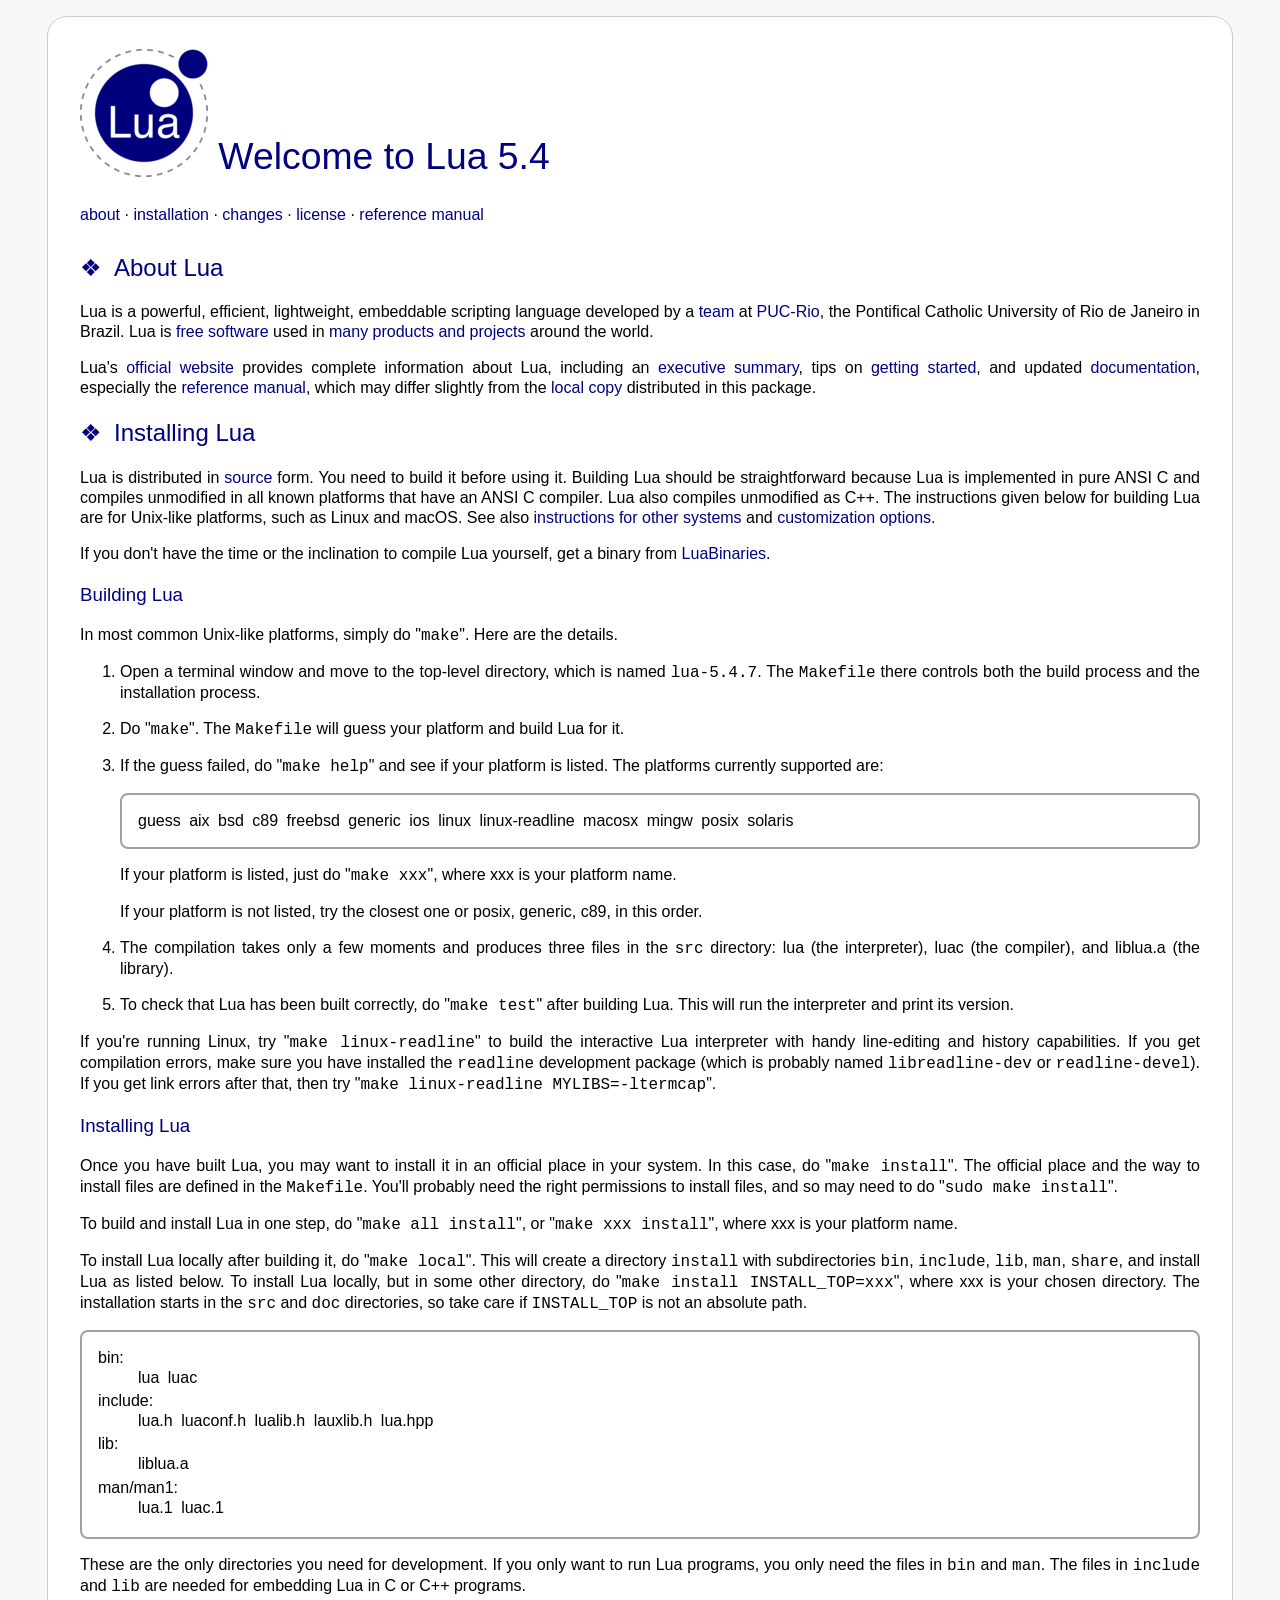
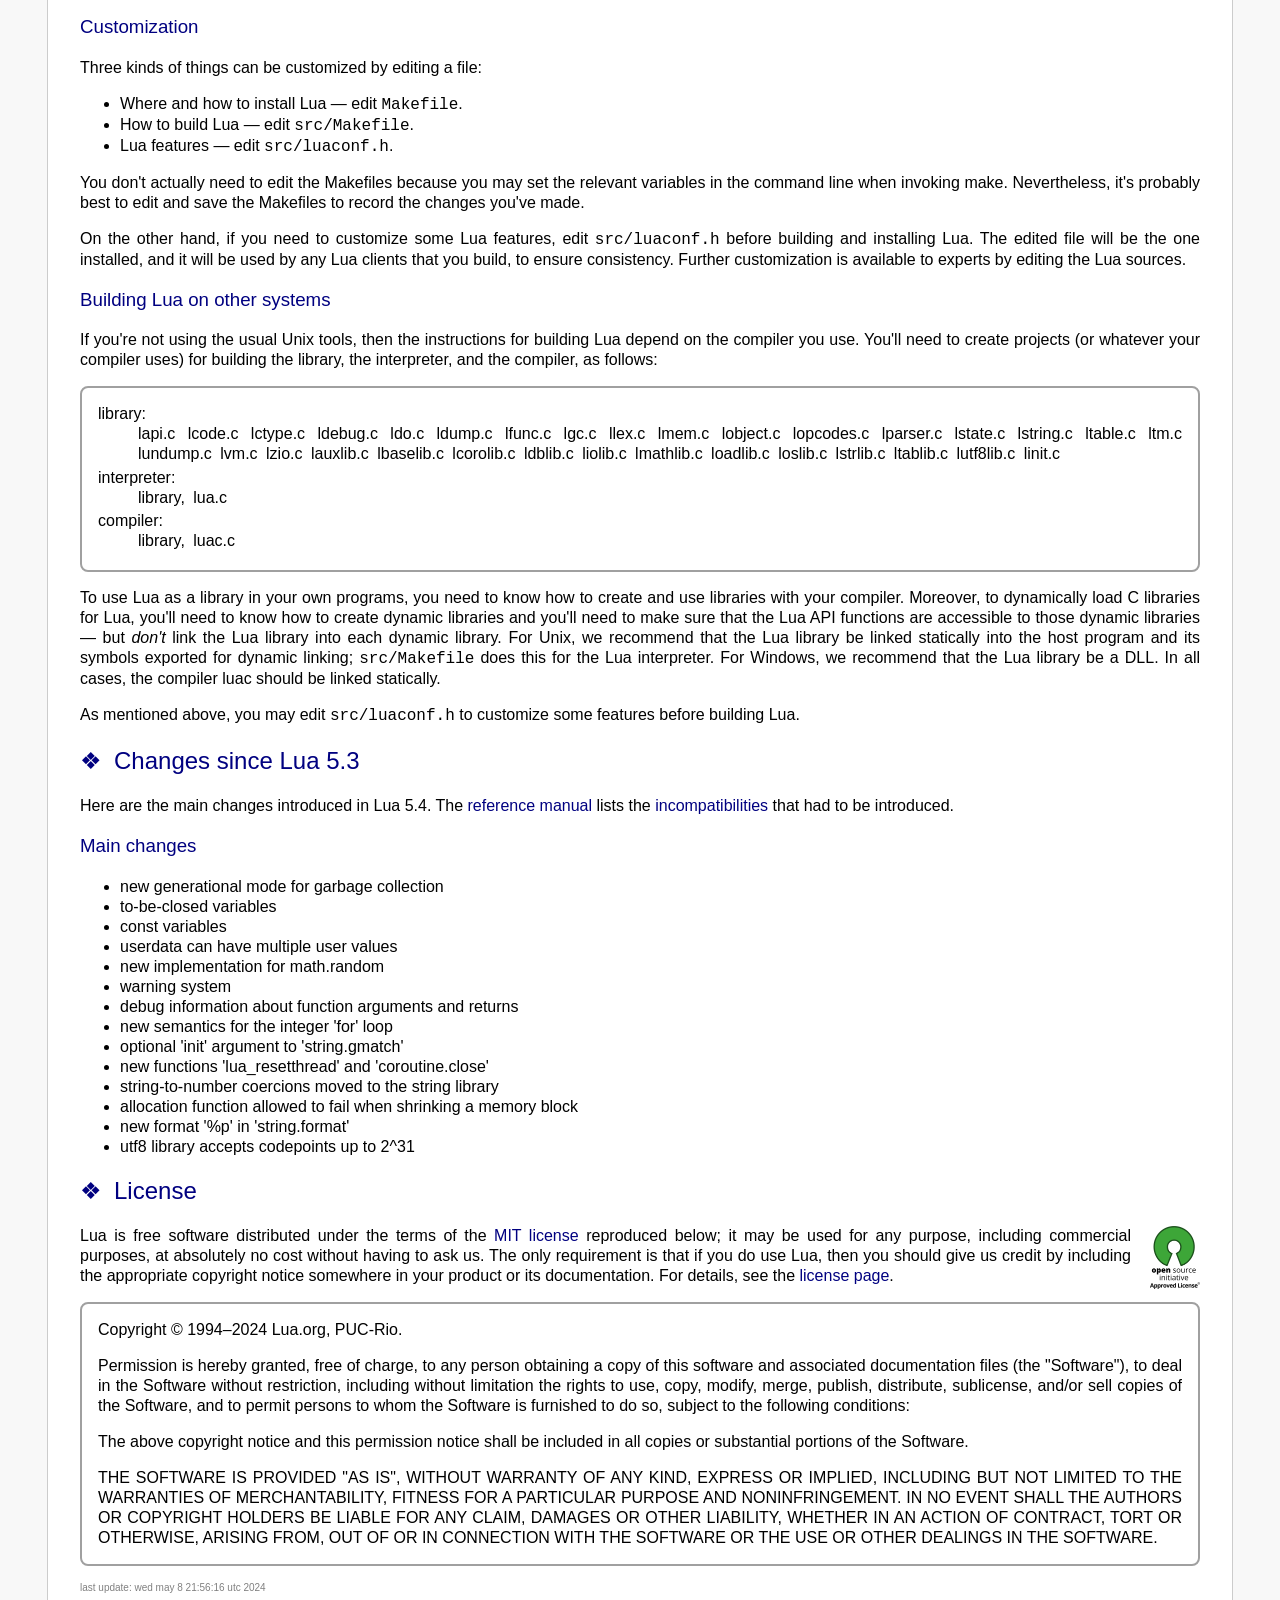
<file: third_party/lua/doc/readme.html>
<!DOCTYPE HTML PUBLIC "-//W3C//DTD HTML 4.01 Transitional//EN">
<HTML>
<HEAD>
<TITLE>Lua 5.4 readme</TITLE>
<LINK REL="stylesheet" TYPE="text/css" HREF="lua.css">
<META HTTP-EQUIV="content-type" CONTENT="text/html; charset=iso-8859-1">
<STYLE TYPE="text/css">
blockquote, .display {
	border: solid #a0a0a0 2px ;
	border-radius: 8px ;
	padding: 1em ;
	margin: 0px ;
}

.display {
	word-spacing: 0.25em ;
}

dl.display dd {
	padding-bottom: 0.2em ;
}

tt, kbd, code {
	font-size: 12pt ;
}
</STYLE>
</HEAD>

<BODY>

<H1>
<A HREF="https://www.lua.org/"><IMG SRC="logo.gif" ALT="Lua"></A>
Welcome to Lua 5.4
</H1>

<DIV CLASS="menubar">
<A HREF="#about">about</A>
&middot;
<A HREF="#install">installation</A>
&middot;
<A HREF="#changes">changes</A>
&middot;
<A HREF="#license">license</A>
&middot;
<A HREF="contents.html">reference manual</A>
</DIV>

<H2><A NAME="about">About Lua</A></H2>
<P>
Lua is a powerful, efficient, lightweight, embeddable scripting language
developed by a
<A HREF="https://www.lua.org/authors.html">team</A>
at
<A HREF="https://www.puc-rio.br/">PUC-Rio</A>,
the Pontifical Catholic University of Rio de Janeiro in Brazil.
Lua is
<A HREF="#license">free software</A>
used in
<A HREF="https://www.lua.org/uses.html">many products and projects</A>
around the world.

<P>
Lua's
<A HREF="https://www.lua.org/">official website</A>
provides complete information
about Lua,
including
an
<A HREF="https://www.lua.org/about.html">executive summary</A>,
tips on
<A HREF="https://www.lua.org/start.html">getting started</A>,
and
updated
<A HREF="https://www.lua.org/docs.html">documentation</A>,
especially the
<A HREF="https://www.lua.org/manual/5.4/">reference manual</A>,
which may differ slightly from the
<A HREF="contents.html">local copy</A>
distributed in this package.

<H2><A NAME="install">Installing Lua</A></H2>
<P>
Lua is distributed in
<A HREF="https://www.lua.org/ftp/">source</A>
form.
You need to build it before using it.
Building Lua should be straightforward
because
Lua is implemented in pure ANSI C and compiles unmodified in all known
platforms that have an ANSI C compiler.
Lua also compiles unmodified as C++.
The instructions given below for building Lua are for Unix-like platforms,
such as Linux and macOS.
See also
<A HREF="#other">instructions for other systems</A>
and
<A HREF="#customization">customization options</A>.

<P>
If you don't have the time or the inclination to compile Lua yourself,
get a binary from
<A HREF="https://luabinaries.sourceforge.net">LuaBinaries</A>.

<H3>Building Lua</H3>
<P>
In most common Unix-like platforms, simply do "<KBD>make</KBD>".
Here are the details.

<OL>
<LI>
Open a terminal window and move to
the top-level directory, which is named <TT>lua-5.4.7</TT>.
The <TT>Makefile</TT> there controls both the build process and the installation process.
<P>
<LI>
  Do "<KBD>make</KBD>". The <TT>Makefile</TT> will guess your platform and build Lua for it.
<P>
<LI>
  If the guess failed, do "<KBD>make help</KBD>" and see if your platform is listed.
  The platforms currently supported are:
<P>
<P CLASS="display">
   guess aix bsd c89 freebsd generic ios linux linux-readline macosx mingw posix solaris
</P>
<P>
  If your platform is listed, just do "<KBD>make xxx</KBD>", where xxx
  is your platform name.
<P>
  If your platform is not listed, try the closest one or posix, generic,
  c89, in this order.
<P>
<LI>
The compilation takes only a few moments
and produces three files in the <TT>src</TT> directory:
lua (the interpreter),
luac (the compiler),
and liblua.a (the library).
<P>
<LI>
  To check that Lua has been built correctly, do "<KBD>make test</KBD>"
  after building Lua. This will run the interpreter and print its version.
</OL>
<P>
If you're running Linux, try "<KBD>make linux-readline</KBD>" to build the interactive Lua interpreter with handy line-editing and history capabilities.
If you get compilation errors,
make sure you have installed the <TT>readline</TT> development package
(which is probably named <TT>libreadline-dev</TT> or <TT>readline-devel</TT>).
If you get link errors after that,
then try "<KBD>make linux-readline MYLIBS=-ltermcap</KBD>".

<H3>Installing Lua</H3>
<P>
  Once you have built Lua, you may want to install it in an official
  place in your system. In this case, do "<KBD>make install</KBD>". The official
  place and the way to install files are defined in the <TT>Makefile</TT>. You'll
  probably need the right permissions to install files, and so may need to do "<KBD>sudo make install</KBD>".

<P>
  To build and install Lua in one step, do "<KBD>make all install</KBD>",
  or "<KBD>make xxx install</KBD>",
  where xxx is your platform name.

<P>
  To install Lua locally after building it, do "<KBD>make local</KBD>".
  This will create a directory <TT>install</TT> with subdirectories
  <TT>bin</TT>, <TT>include</TT>, <TT>lib</TT>, <TT>man</TT>, <TT>share</TT>,
  and install Lua as listed below.

  To install Lua locally, but in some other directory, do
  "<KBD>make install INSTALL_TOP=xxx</KBD>", where xxx is your chosen directory.
  The installation starts in the <TT>src</TT> and <TT>doc</TT> directories,
  so take care if <TT>INSTALL_TOP</TT> is not an absolute path.

<DL CLASS="display">
<DT>
    bin:
<DD>
    lua luac
<DT>
    include:
<DD>
    lua.h luaconf.h lualib.h lauxlib.h lua.hpp
<DT>
    lib:
<DD>
    liblua.a
<DT>
    man/man1:
<DD>
    lua.1 luac.1
</DL>

<P>
  These are the only directories you need for development.
  If you only want to run Lua programs,
  you only need the files in <TT>bin</TT> and <TT>man</TT>.
  The files in <TT>include</TT> and <TT>lib</TT> are needed for
  embedding Lua in C or C++ programs.

<H3><A NAME="customization">Customization</A></H3>
<P>
  Three kinds of things can be customized by editing a file:
<UL>
    <LI> Where and how to install Lua &mdash; edit <TT>Makefile</TT>.
    <LI> How to build Lua &mdash; edit <TT>src/Makefile</TT>.
    <LI> Lua features &mdash; edit <TT>src/luaconf.h</TT>.
</UL>

<P>
  You don't actually need to edit the Makefiles because you may set the
  relevant variables in the command line when invoking make.
  Nevertheless, it's probably best to edit and save the Makefiles to
  record the changes you've made.

<P>
  On the other hand, if you need to customize some Lua features,
  edit <TT>src/luaconf.h</TT> before building and installing Lua.
  The edited file will be the one installed, and
  it will be used by any Lua clients that you build, to ensure consistency.
  Further customization is available to experts by editing the Lua sources.

<H3><A NAME="other">Building Lua on other systems</A></H3>
<P>
  If you're not using the usual Unix tools, then the instructions for
  building Lua depend on the compiler you use. You'll need to create
  projects (or whatever your compiler uses) for building the library,
  the interpreter, and the compiler, as follows:

<DL CLASS="display">
<DT>
library:
<DD>
lapi.c lcode.c lctype.c ldebug.c ldo.c ldump.c lfunc.c lgc.c llex.c lmem.c lobject.c lopcodes.c lparser.c lstate.c lstring.c ltable.c ltm.c lundump.c lvm.c lzio.c
lauxlib.c lbaselib.c lcorolib.c ldblib.c liolib.c lmathlib.c loadlib.c loslib.c lstrlib.c ltablib.c lutf8lib.c linit.c
<DT>
interpreter:
<DD>
  library, lua.c
<DT>
compiler:
<DD>
  library, luac.c
</DL>

<P>
  To use Lua as a library in your own programs, you need to know how to
  create and use libraries with your compiler. Moreover, to dynamically load
  C libraries for Lua, you'll need to know how to create dynamic libraries
  and you'll need to make sure that the Lua API functions are accessible to
  those dynamic libraries &mdash; but <EM>don't</EM> link the Lua library
  into each dynamic library. For Unix, we recommend that the Lua library
  be linked statically into the host program and its symbols exported for
  dynamic linking; <TT>src/Makefile</TT> does this for the Lua interpreter.
  For Windows, we recommend that the Lua library be a DLL.
  In all cases, the compiler luac should be linked statically.

<P>
  As mentioned above, you may edit <TT>src/luaconf.h</TT> to customize
  some features before building Lua.

<H2><A NAME="changes">Changes since Lua 5.3</A></H2>
<P>
Here are the main changes introduced in Lua 5.4.
The
<A HREF="contents.html">reference manual</A>
lists the
<A HREF="manual.html#8">incompatibilities</A> that had to be introduced.

<H3>Main changes</H3>
<UL>
<LI> new generational mode for garbage collection
<LI> to-be-closed variables
<LI> const variables
<LI> userdata can have multiple user values
<LI> new implementation for math.random
<LI> warning system
<LI> debug information about function arguments and returns
<LI> new semantics for the integer 'for' loop
<LI> optional 'init' argument to 'string.gmatch'
<LI> new functions 'lua_resetthread' and 'coroutine.close'
<LI> string-to-number coercions moved to the string library
<LI> allocation function allowed to fail when shrinking a memory block
<LI> new format '%p' in 'string.format'
<LI> utf8 library accepts codepoints up to 2^31
</UL>

<H2><A NAME="license">License</A></H2>
<P>
<A HREF="https://opensource.org/osd">
<IMG SRC="OSIApproved_100X125.png" ALIGN="right" ALT="[Open Source Initiative Approved License]" STYLE="padding-left: 1em" WIDTH=50>
</A>
Lua is free software distributed under the terms of the
<A HREF="https://opensource.org/license/mit">MIT license</A>
reproduced below;
it may be used for any purpose, including commercial purposes,
at absolutely no cost without having to ask us.

The only requirement is that if you do use Lua,
then you should give us credit by including the appropriate copyright notice somewhere in your product or its documentation.

For details, see the
<A HREF="https://www.lua.org/license.html">license page</A>.

<BLOCKQUOTE STYLE="padding-bottom: 0em">
Copyright &copy; 1994&ndash;2024 Lua.org, PUC-Rio.

<P>
Permission is hereby granted, free of charge, to any person obtaining a copy
of this software and associated documentation files (the "Software"), to deal
in the Software without restriction, including without limitation the rights
to use, copy, modify, merge, publish, distribute, sublicense, and/or sell
copies of the Software, and to permit persons to whom the Software is
furnished to do so, subject to the following conditions:

<P>
The above copyright notice and this permission notice shall be included in
all copies or substantial portions of the Software.

<P>
THE SOFTWARE IS PROVIDED "AS IS", WITHOUT WARRANTY OF ANY KIND, EXPRESS OR
IMPLIED, INCLUDING BUT NOT LIMITED TO THE WARRANTIES OF MERCHANTABILITY,
FITNESS FOR A PARTICULAR PURPOSE AND NONINFRINGEMENT.  IN NO EVENT SHALL THE
AUTHORS OR COPYRIGHT HOLDERS BE LIABLE FOR ANY CLAIM, DAMAGES OR OTHER
LIABILITY, WHETHER IN AN ACTION OF CONTRACT, TORT OR OTHERWISE, ARISING FROM,
OUT OF OR IN CONNECTION WITH THE SOFTWARE OR THE USE OR OTHER DEALINGS IN
THE SOFTWARE.
</BLOCKQUOTE>
<P>

<P CLASS="footer">
Last update:
Wed May  8 21:56:16 UTC 2024
</P>
<!--
Last change: revised for Lua 5.4.7
-->

</BODY>
</HTML>
</file>
<file: launcher/ui/app.css>
:root {
  --bg: #0e0d0c;
  --panel: #171513;
  --panel-2: #1f1c19;
  --line: #2d2924;
  --text: #e9e2d6;
  --muted: #9a9083;
  --dim: #6c645a;
  --accent: #d2652d;
  --accent-hi: #ec7c40;
  --ok: #7cc47c;
  --warn: #e3b75a;
  --bad: #e06b5f;
  --head: "Bahnschrift SemiBold Condensed", "Bahnschrift", "Arial Narrow", sans-serif;
  --body: "Segoe UI", system-ui, sans-serif;
  --mono: "Cascadia Mono", Consolas, monospace;
  color-scheme: dark;
}
* { box-sizing: border-box; }
html, body { height: 100%; margin: 0; }
body { background: var(--bg); color: var(--text); font: 14px/1.4 var(--body); overflow: hidden; user-select: none; }
input, select, button, textarea { font: inherit; color: inherit; }
input, select {
  background: var(--panel-2); border: 1px solid var(--line); border-radius: 4px; padding: 8px 10px; outline: none; min-width: 0;
  user-select: text;
}
input:focus, select:focus { border-color: var(--accent); }
input::placeholder { color: var(--dim); }
button { cursor: pointer; }
:focus-visible { outline: 2px solid var(--accent-hi); outline-offset: 2px; }

.app { display: grid; grid-template-columns: 250px 1fr; height: 100vh; }

/* ---------- sidebar ---------- */
.side {
  background: linear-gradient(180deg, #1a1714 0%, #121110 100%); border-right: 1px solid var(--line);
  display: flex; flex-direction: column; padding: 22px 18px 14px; gap: 22px;
}
.logo { font: 700 54px/0.9 var(--head); letter-spacing: 2px; color: var(--text); text-shadow: 0 2px 0 #000; }
.logo::after { content: ""; display: block; width: 46px; height: 4px; background: var(--accent); margin-top: 8px; }
.tagline { font: 15px var(--head); letter-spacing: 3px; text-transform: uppercase; color: var(--muted); margin-top: 8px; }

.nick-card label, .field label { display: block; font: 13px var(--head); letter-spacing: 1.5px; text-transform: uppercase; color: var(--muted); margin-bottom: 6px; }
.nick-row { position: relative; }
.nick-row input { width: 100%; font-size: 16px; padding-right: 30px; }
.nick-state { position: absolute; right: 10px; top: 50%; transform: translateY(-50%); font-weight: 700; }
.nick-state.ok { color: var(--ok); }
.nick-state.bad { color: var(--bad); }
.hint { font-size: 12px; color: var(--dim); margin-top: 6px; }
.hint.bad { color: var(--bad); }

.nav { display: flex; flex-direction: column; gap: 4px; }
.nav-item {
  display: flex; align-items: center; gap: 12px; background: none; border: 0; border-left: 3px solid transparent; border-radius: 0 4px 4px 0;
  padding: 11px 12px; text-align: left; white-space: nowrap; font: 18px var(--head); letter-spacing: 1px; text-transform: uppercase; color: var(--muted);
}
.nav-item .ico { width: 18px; text-align: center; font-size: 14px; opacity: .8; }
.nav-item:hover { color: var(--text); background: #ffffff08; }
.nav-item.active { color: var(--text); border-left-color: var(--accent); background: #d2652d14; }
.dot { width: 8px; height: 8px; border-radius: 50%; background: var(--ok); margin-left: auto; box-shadow: 0 0 8px var(--ok); }

.side-foot { margin-top: auto; display: flex; flex-wrap: wrap; gap: 4px 14px; align-items: center; }
.link { background: none; border: 0; padding: 0; color: var(--muted); font-size: 12.5px; }
.link:hover { color: var(--accent-hi); }
.update { width: 100%; margin-bottom: 6px; padding: 6px 10px; border: 1px solid var(--accent); border-radius: 4px; color: var(--accent-hi); font-size: 12.5px; text-decoration: none; }
.update:hover { background: #d2652d26; }
.foot-row { width: 100%; display: flex; align-items: center; gap: 8px; margin-top: 6px; }
.version { flex: 1; min-width: 0; font-size: 11.5px; color: var(--dim); }
.lang { display: flex; border: 1px solid var(--line); border-radius: 4px; overflow: hidden; }
.lang button { background: none; border: 0; padding: 2px 7px; font: 12px var(--head); letter-spacing: 1px; color: var(--dim); }
.lang button:hover { color: var(--text); }
.lang button.active { color: var(--text); background: #d2652d26; box-shadow: inset 0 -2px 0 var(--accent); }

/* ---------- main ---------- */
.main { display: flex; flex-direction: column; min-width: 0; min-height: 0; position: relative; }
.page { display: none; flex: 1; flex-direction: column; min-height: 0; padding: 22px 26px 0; }
.page.active { display: flex; }
.page-head { display: flex; align-items: flex-end; gap: 28px; margin-bottom: 16px; flex-wrap: wrap; }
h1 { font: 700 38px/1 var(--head); letter-spacing: 1.5px; text-transform: uppercase; margin: 0; }
h2 { font: 700 24px/1.1 var(--head); letter-spacing: 1px; text-transform: uppercase; margin: 0 0 6px; }
.tabs { display: flex; gap: 2px; }
.tab {
  background: none; border: 0; border-bottom: 2px solid transparent; padding: 6px 12px; font: 17px var(--head); letter-spacing: 1px;
  text-transform: uppercase; color: var(--muted);
}
.tab:hover { color: var(--text); }
.tab.active { color: var(--text); border-bottom-color: var(--accent); }

.toolbar { display: flex; gap: 8px; margin-bottom: 12px; }
.grow { flex: 1; }

.btn {
  background: var(--panel-2); border: 1px solid var(--line); border-radius: 4px; padding: 8px 14px; white-space: nowrap;
  font: 15px var(--head); letter-spacing: 1px; text-transform: uppercase; color: var(--text); transition: background .12s, border-color .12s;
}
.btn:hover { border-color: #4a433b; background: #27231f; }
.btn:disabled { opacity: .45; cursor: default; }
.btn.icon { width: 40px; padding: 8px 0; font-size: 18px; line-height: 1; }
.btn.primary { background: var(--accent); border-color: var(--accent); color: #140a04; font-weight: 700; }
.btn.primary:hover { background: var(--accent-hi); border-color: var(--accent-hi); }
.btn.big { padding: 11px 26px; font-size: 19px; }
.btn.ghost { background: none; }
.btn.danger { border-color: #6b2f2a; color: #f0a198; }
.btn.danger:hover { background: #3a1a17; }

/* ---------- server table ---------- */
.table-wrap { flex: 1; min-height: 0; overflow: auto; border: 1px solid var(--line); border-radius: 6px; background: var(--panel); position: relative; }
table.servers { width: 100%; border-collapse: collapse; table-layout: fixed; }
.servers th {
  position: sticky; top: 0; background: #1b1916; z-index: 1; text-align: left; padding: 9px 12px; border-bottom: 1px solid var(--line);
  font: 13px var(--head); letter-spacing: 1.5px; text-transform: uppercase; color: var(--muted); font-weight: 400;
}
.servers td { padding: 10px 12px; border-bottom: 1px solid #221f1b; white-space: nowrap; overflow: hidden; text-overflow: ellipsis; }
.servers tr { cursor: default; }
.servers tbody tr:hover { background: #ffffff07; }
.servers tbody tr.sel { background: #d2652d1f; box-shadow: inset 3px 0 0 var(--accent); }
.c-lock { width: 34px; text-align: center; }
.c-mode { width: 22%; }
.c-ver { width: 84px; color: var(--muted, #9a9388); }
.servers td.ver-bad { color: #e07070; }
.c-players { width: 92px; }
.c-ping { width: 104px; }
.c-act { width: 46px; }
.servers td.c-act { padding: 0 8px 0 0; text-overflow: clip; text-align: right; }
.srv-name { font-weight: 600; }
.srv-addr { display: block; font-size: 12px; color: var(--dim); font-family: var(--mono); }
.offline .srv-name { color: var(--muted); }
.copy { display: inline-flex; align-items: center; gap: 5px; background: none; border: 0; padding: 0; color: inherit; font: inherit; cursor: copy; }
.copy svg { width: 12px; height: 12px; fill: none; stroke: currentColor; stroke-width: 1.4; opacity: .55; }
.copy:hover { color: var(--accent-hi); }
.copy:hover svg { opacity: 1; }
.copy.done, .copy.done svg { color: var(--ok); opacity: 1; }
.detail-meta .copy { font-family: var(--mono); }
.ping-good { color: var(--ok); } .ping-mid { color: var(--warn); } .ping-bad { color: var(--bad); } .ping-none { color: var(--dim); }
.full { color: var(--warn); }
.tag { display: inline-block; font-size: 11px; padding: 1px 6px; border-radius: 3px; background: #3a1a17; color: #f0a198; margin-left: 6px; vertical-align: 1px; }
.star { background: none; border: 0; color: var(--dim); font-size: 17px; padding: 0 4px; }
.star.on { color: var(--warn); }
.star:hover { color: var(--accent-hi); }
.empty { position: absolute; inset: 60px 20px auto; text-align: center; color: var(--dim); line-height: 1.6; }

.detail {
  display: flex; align-items: center; gap: 12px; margin: 12px 0 0; padding: 14px 16px; border: 1px solid var(--line); border-radius: 6px;
  background: linear-gradient(90deg, #211c18, var(--panel));
}
.detail-info { flex: 1; min-width: 0; }
.detail-name { font: 700 24px/1.1 var(--head); letter-spacing: .5px; white-space: nowrap; overflow: hidden; text-overflow: ellipsis; }
.detail-meta { color: var(--muted); font-size: 13px; margin-top: 3px; }

/* ---------- host ---------- */
.host-grid { flex: 1; min-height: 0; display: grid; grid-template-columns: minmax(300px, 380px) 1fr; gap: 16px; padding-bottom: 4px; }
.card { background: var(--panel); border: 1px solid var(--line); border-radius: 6px; padding: 18px; }
.form { display: flex; flex-direction: column; gap: 14px; overflow: auto; }
.field input, .field select { width: 100%; }
.row { display: grid; grid-template-columns: 1fr 1fr; gap: 12px; }
.mode-desc { font-size: 12.5px; color: var(--muted); margin-top: 6px; min-height: 18px; }
.muted { color: var(--muted); font-size: 12.5px; text-transform: none; letter-spacing: 0; font-family: var(--body); }
.actions { display: flex; gap: 10px; align-items: center; flex-wrap: wrap; margin-top: 4px; }

.console-card { display: flex; flex-direction: column; min-height: 0; min-width: 0; padding: 0; overflow: hidden; }
.console-head { display: flex; align-items: center; justify-content: space-between; padding: 14px 16px; border-bottom: 1px solid var(--line); }
.console-title { font: 700 20px var(--head); letter-spacing: 1px; text-transform: uppercase; }
.console-sub { font-size: 12.5px; color: var(--muted); }
.console-sub.on { color: var(--ok); }
.addresses { display: flex; flex-wrap: wrap; gap: 8px; padding: 10px 16px; border-bottom: 1px solid var(--line); background: #13110f; }
.addr {
  display: inline-flex; align-items: center; gap: 8px; background: var(--panel-2); border: 1px solid var(--line); border-radius: 4px;
  padding: 4px 6px 4px 10px; font: 13px var(--mono);
}
.addr small { color: var(--dim); font-family: var(--body); }
.addr button { background: none; border: 0; color: var(--muted); font-size: 12px; padding: 2px 6px; border-radius: 3px; }
.addr button:hover { color: var(--text); background: #ffffff10; }
.console {
  flex: 1; margin: 0; padding: 12px 16px; overflow: auto; font: 12.5px/1.5 var(--mono); color: #cfc7ba; background: #0c0b0a;
  white-space: pre-wrap; word-break: break-word; user-select: text;
}
.console .err { color: var(--bad); } .console .chat { color: #e7e0b0; } .console .sys { color: var(--dim); }
.console-input { border-top: 1px solid var(--line); }
.console-input input { width: 100%; border: 0; border-radius: 0; background: #12100e; padding: 11px 16px; font-family: var(--mono); font-size: 13px; }

.editor-card { max-width: 640px; display: flex; flex-direction: column; gap: 14px; }
.editor-card p { margin: 0; color: var(--muted); line-height: 1.6; }
.check { display: flex; gap: 10px; align-items: center; color: var(--muted); }
.check input { width: 16px; height: 16px; accent-color: var(--accent); }

/* ---------- status bar ---------- */
.statusbar {
  display: flex; align-items: center; gap: 10px; padding: 10px 26px; margin-top: 14px; border-top: 1px solid var(--line);
  background: #12100f; color: var(--muted); font-size: 13px; min-height: 40px;
}
.statusbar.error #status-text { color: var(--bad); }
.spinner { width: 14px; height: 14px; border: 2px solid #ffffff22; border-top-color: var(--accent); border-radius: 50%; animation: spin .8s linear infinite; }
@keyframes spin { to { transform: rotate(360deg); } }
.game-pill { margin-left: auto; background: #1d2a1d; color: var(--ok); border: 1px solid #2e472e; padding: 2px 10px; border-radius: 10px; font-size: 12px; }

/* ---------- modal ---------- */
.modal { position: fixed; inset: 0; background: #000a; display: grid; place-items: center; z-index: 10; }
.modal[hidden] { display: none; }
.modal-box { width: min(380px, calc(100vw - 32px)); background: var(--panel); border: 1px solid var(--line); border-radius: 8px; padding: 20px; display: flex; flex-direction: column; gap: 12px; }
.modal-box .actions { justify-content: flex-end; }

[hidden] { display: none !important; }
::-webkit-scrollbar { width: 10px; height: 10px; }
::-webkit-scrollbar-thumb { background: #2d2924; border-radius: 5px; border: 2px solid var(--panel); }
::-webkit-scrollbar-track { background: transparent; }

@media (max-width: 1000px) {
  .host-grid { grid-template-columns: 1fr; grid-template-rows: auto minmax(260px, 1fr); overflow: auto; }
  .c-mode { width: 26%; }
}
</file>
<file: modes/htmlui/ui/style.css>
:root { --bg: rgba(18, 20, 22, 0.86); --line: rgba(255, 255, 255, 0.12); --text: #ECEAE4; --muted: #9A9890; --accent: #E0A030; }
html, body { margin: 0; height: 100%; background: transparent; color: var(--text); font: 15px/1.4 "Segoe UI", sans-serif; overflow: hidden; user-select: none; }
.hidden { display: none !important; }
.panel { position: absolute; top: 44px; right: 28px; padding: 10px 16px; background: var(--bg); border-left: 3px solid var(--accent); border-radius: 4px; }
.panel .name { font-weight: 600; font-size: 17px; }
.panel .row { color: var(--muted); }
.toast { position: absolute; top: 130px; right: 28px; max-width: 320px; padding: 10px 14px; background: var(--accent); color: #111; border-radius: 4px; font-weight: 600; }
.phone { position: absolute; right: 60px; bottom: 60px; width: 340px; max-height: 70vh; overflow: auto; background: var(--bg); border: 1px solid var(--line); border-radius: 22px; padding: 14px 18px 18px; box-shadow: 0 10px 40px rgba(0, 0, 0, 0.5); }
.phone header { display: flex; justify-content: space-between; align-items: center; font-weight: 600; margin-bottom: 6px; }
.phone h2 { font-size: 12px; text-transform: uppercase; letter-spacing: .08em; color: var(--muted); margin: 14px 0 6px; }
.phone section { border-top: 1px solid var(--line); }
button { background: #2A2D30; color: var(--text); border: 1px solid var(--line); border-radius: 6px; padding: 6px 12px; font: inherit; cursor: pointer; }
button:hover { background: #383C40; border-color: var(--accent); }
#close { padding: 2px 9px; }
form { display: flex; gap: 6px; }
input { flex: 1; background: #0E0F10; color: var(--text); border: 1px solid var(--line); border-radius: 6px; padding: 6px 8px; font: inherit; user-select: text; }
input:focus { outline: none; border-color: var(--accent); }
ul { list-style: none; margin: 0; padding: 0; }
li { display: flex; justify-content: space-between; align-items: center; padding: 4px 0; }
.muted { color: var(--muted); margin: 6px 0 0; }
</file>
<file: third_party/lua/doc/lua.css>
html {
	background-color: #F8F8F8 ;
}

body {
	background-color: #FFFFFF ;
	color: #000000 ;
	font-family: Helvetica, Arial, sans-serif ;
	text-align: justify ;
	line-height: 1.25 ;
	margin: 16px auto ;
	padding: 32px ;
	border: solid #ccc 1px ;
	border-radius: 20px ;
	max-width: 70em ;
	width: 90% ;
}

h1, h2, h3, h4 {
	color: #000080 ;
	font-family: Verdana, Geneva, sans-serif ;
	font-weight: normal ;
	font-style: normal ;
	text-align: left ;
}

h1 {
	font-size: 28pt ;
}

h1 img {
	vertical-align: text-bottom ;
}

h2:before {
	content: "\2756" ;
	padding-right: 0.5em ;
}

a {
	text-decoration: none ;
}

a:link {
	color: #000080 ;
}

a:link:hover, a:visited:hover {
	background-color: #D0D0FF ;
	color: #000080 ;
	border-radius: 4px ;
}

a:link:active, a:visited:active {
	color: #FF0000 ;
}

div.menubar {
	padding-bottom: 0.5em ;
}

p.menubar {
	margin-left: 2.5em ;
}

.menubar a:hover  {
	margin: -3px -3px -3px -3px ;
	padding: 3px  3px  3px  3px ;
	border-radius: 4px ;
}

:target {
	background-color: #F0F0F0 ;
	margin: -8px ;
	padding: 8px ;
	border-radius: 8px ;
	outline: none ;
}

hr {
	display: none ;
}

table hr {
	background-color: #a0a0a0 ;
	color: #a0a0a0 ;
	border: 0 ;
	height: 1px ;
	display: block ;
}

.footer {
	color: gray ;
	font-size: x-small ;
	text-transform: lowercase ;
}

input[type=text] {
	border: solid #a0a0a0 2px ;
	border-radius: 2em ;
	background-image: url('images/search.png') ;
	background-repeat: no-repeat ;
	background-position: 4px center ;
	padding-left: 20px ;
	height: 2em ;
}

pre.session {
	background-color: #F8F8F8 ;
	padding: 1em ;
	border-radius: 8px ;
}

table {
	border: none ;
	border-spacing: 0 ;
	border-collapse: collapse ;
}

td {
	padding: 0 ;
	margin: 0 ;
}

td.gutter {
	width: 4% ;
}

table.columns td {
	vertical-align: top ;
	padding-bottom: 1em ;
	text-align: justify ;
	line-height: 1.25 ;
}

table.book td {
	vertical-align: top ;
}

table.book td.cover {
	padding-right: 1em ;
}

table.book img {
	border: solid #000080 1px ;
	border-radius: 2px ;
}

table.book span {
	font-size: small ;
	text-align: left ;
	display: block ;
	margin-top: 0.25em ;
}

p.logos a:link:hover, p.logos a:visited:hover {
	background-color: inherit ;
}

img {
	background-color: white ;
}
</file>
<file: third_party/lua/doc/index.css>
ul {
	list-style-type: none ;
}

ul.contents {
	padding: 0 ;
}

table {
	border: none ;
	border-spacing: 0 ;
	border-collapse: collapse ;
}

td {
	vertical-align: top ;
	padding: 0 ;
	text-align: left ;
	line-height: 1.25 ;
	width: 15% ;
}
</file>
